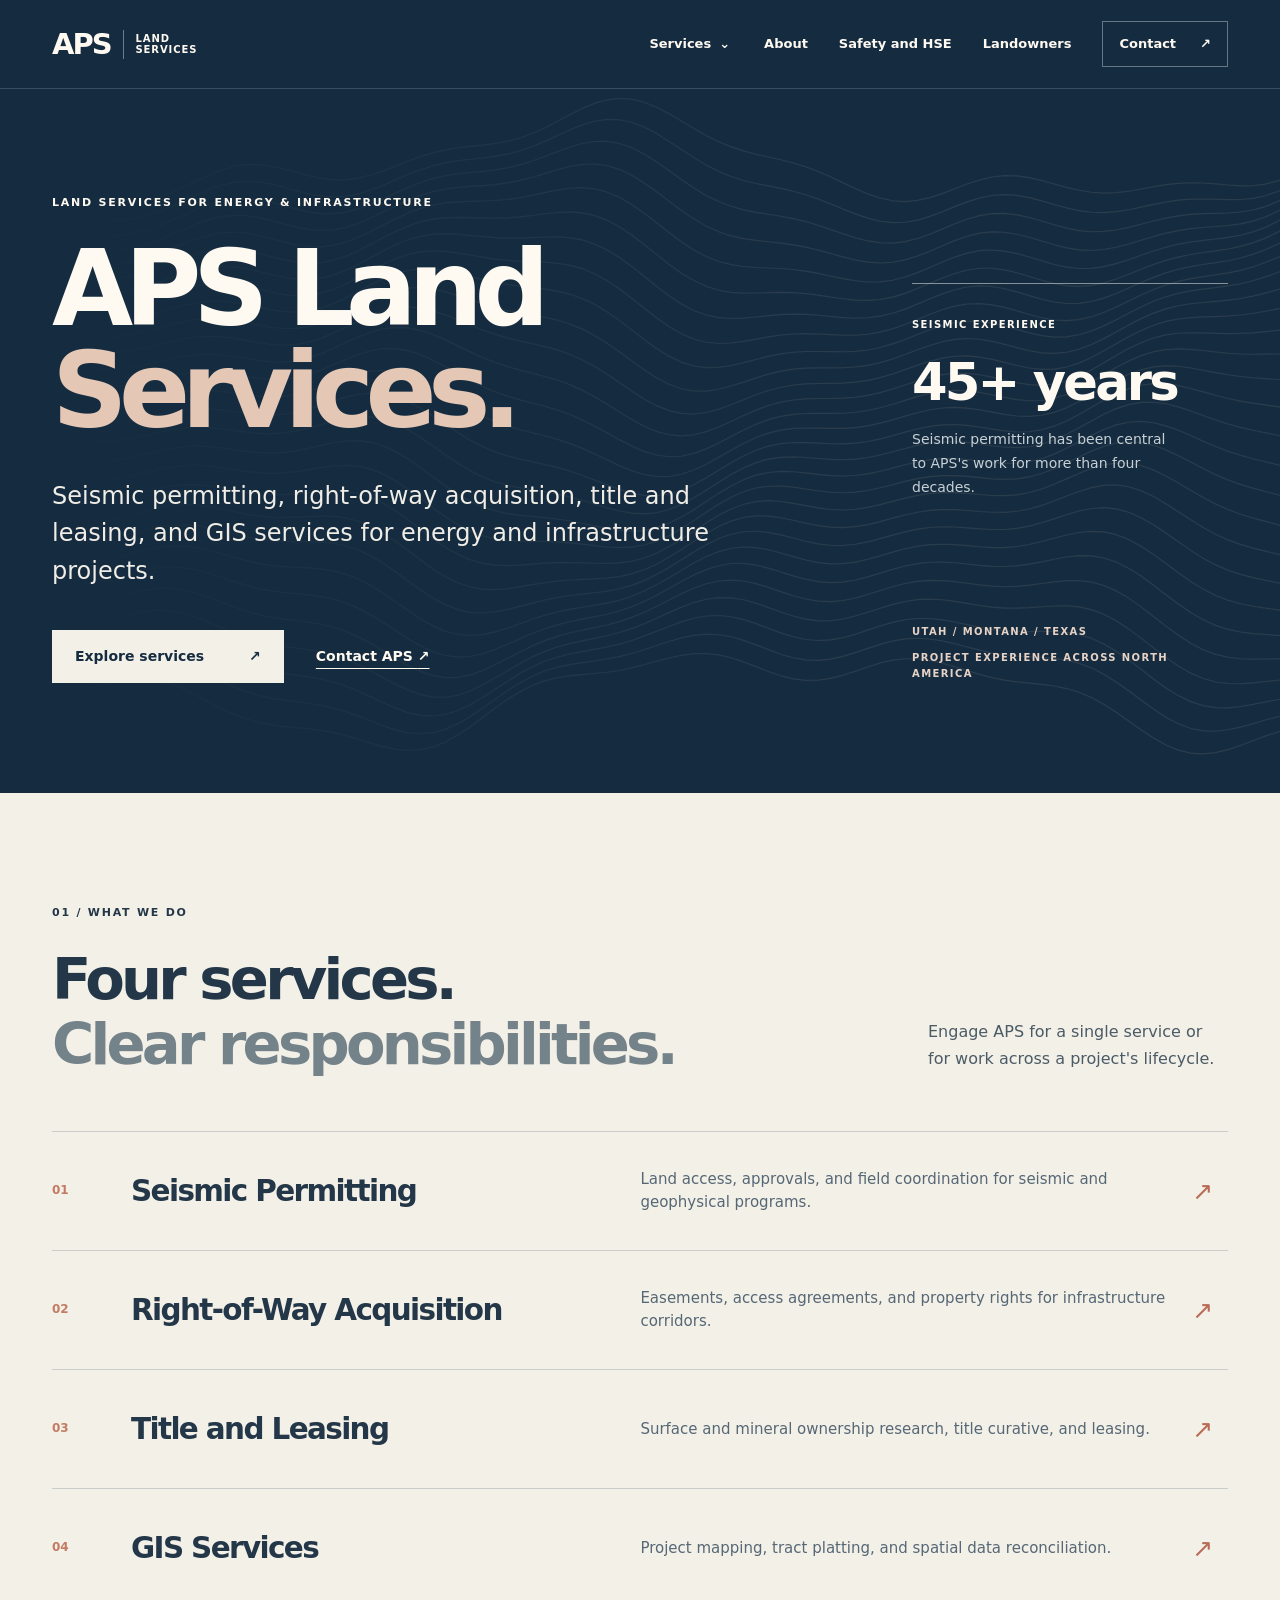
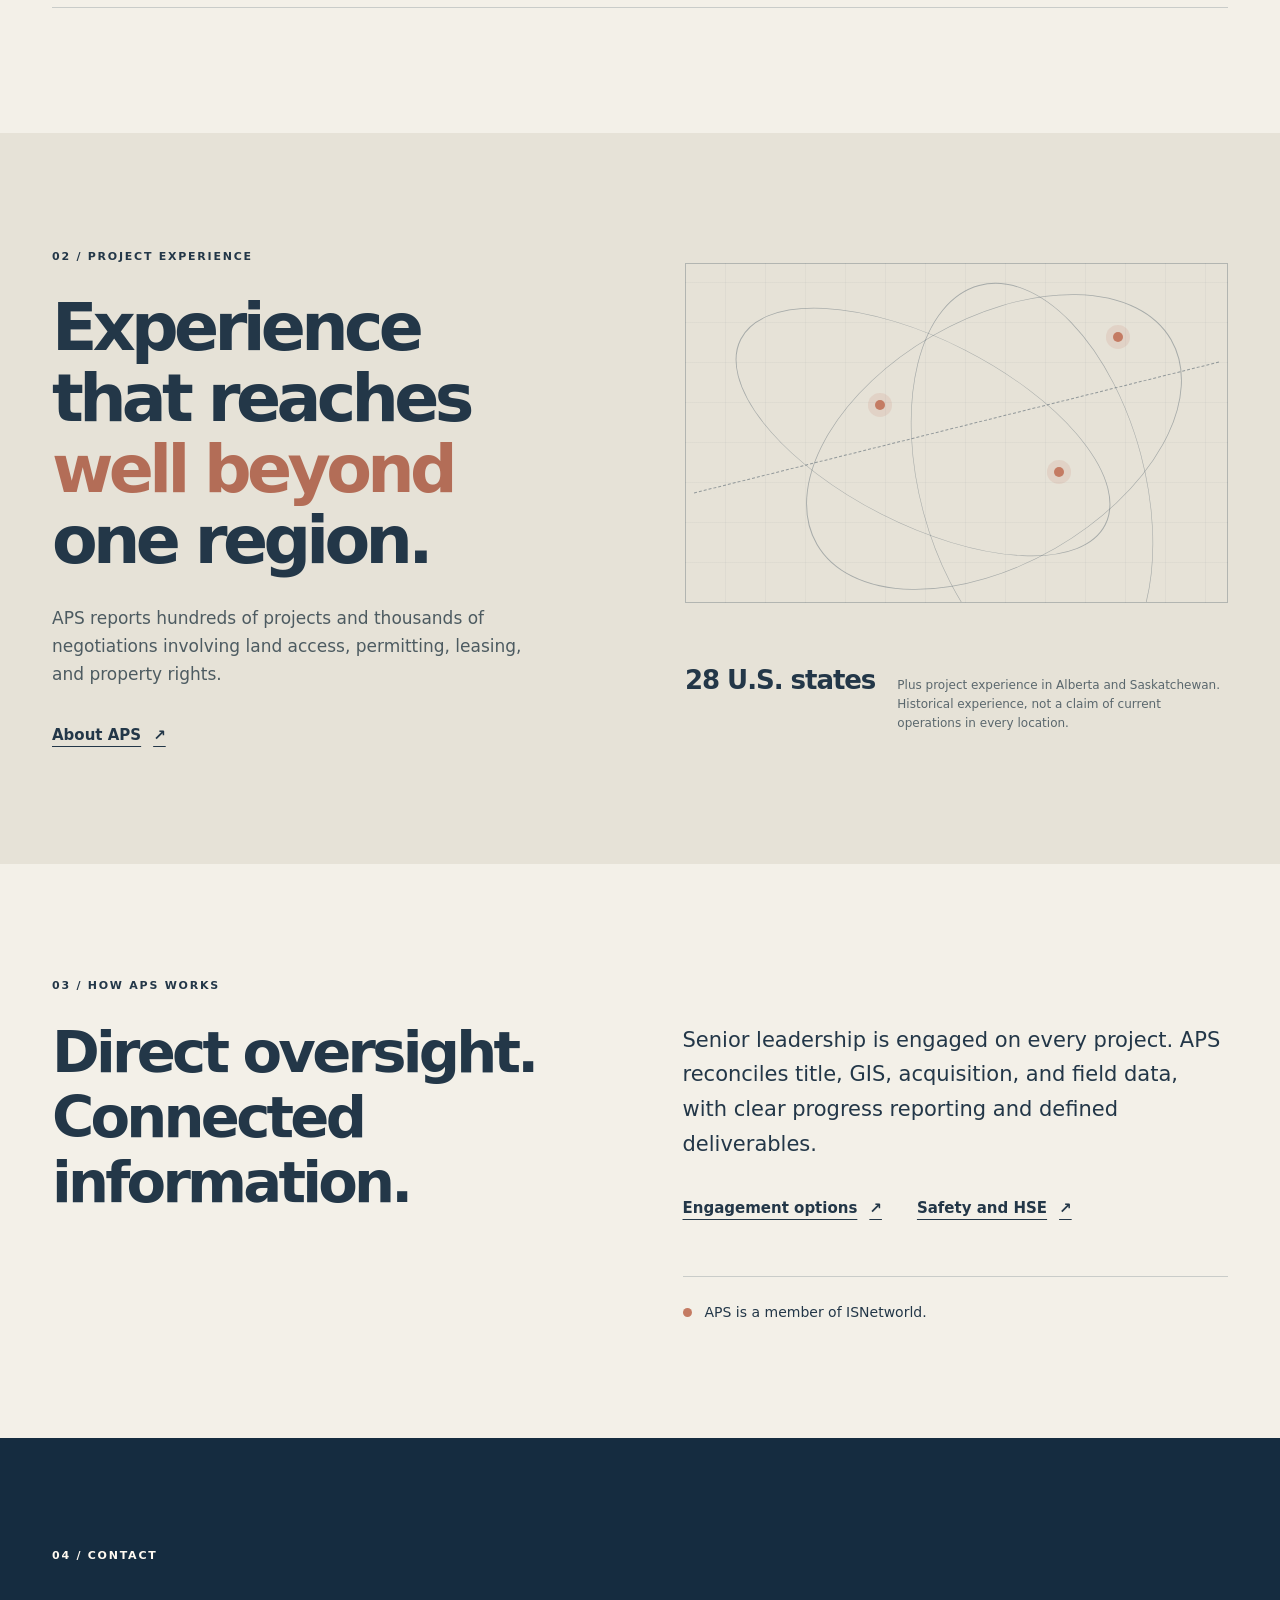
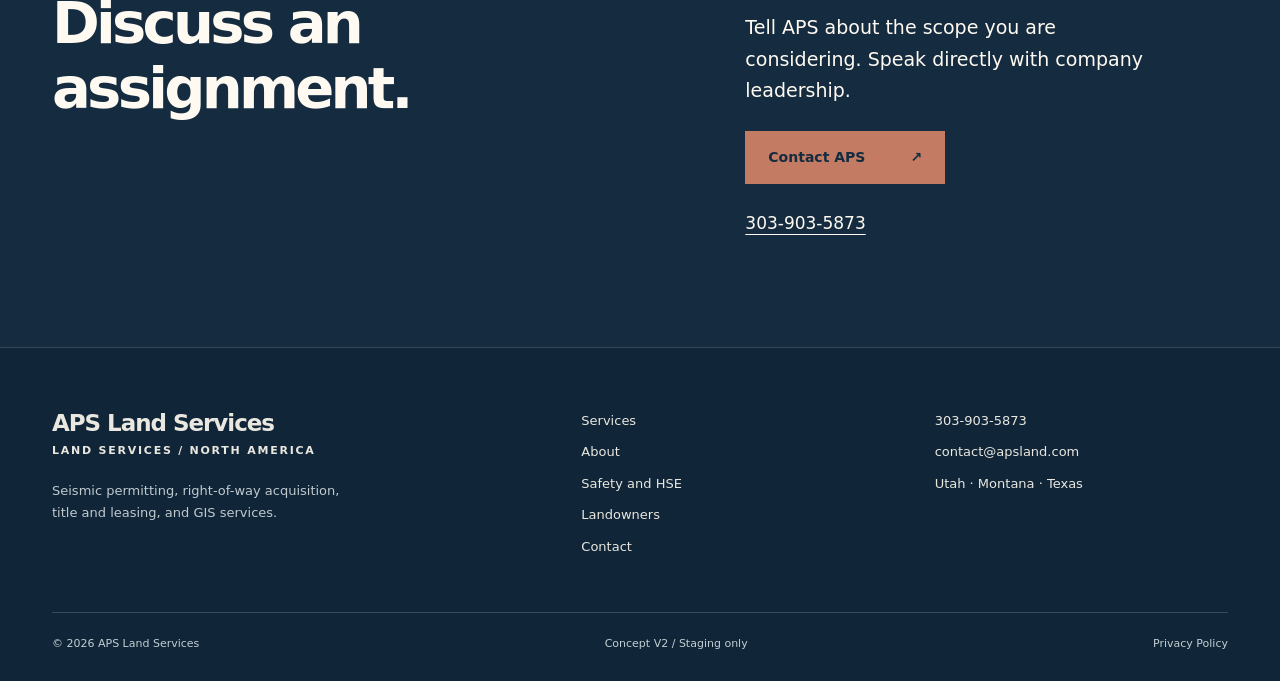
<file: index.html>
<!doctype html><html lang="en"><head><meta charset="utf-8"><meta name="viewport" content="width=device-width, initial-scale=1"><meta name="robots" content="noindex,nofollow"><meta name="theme-color" content="#152c40"><meta name="description" content="Seismic permitting, right-of-way acquisition, title and leasing, and GIS services for energy and infrastructure projects. 303-903-5873."><title>APS Land Services | Seismic, Right-of-Way, Title &amp; GIS</title><link rel="stylesheet" href="css/styles.css"><script src="js/main.js" defer></script></head><body><a class="skip-link" href="#main">Skip to content</a><header class="site-header"><div class="container header-inner"><a class="wordmark" href="" aria-label="APS Land Services home"><span class="wordmark-main">APS</span><span class="wordmark-divider"></span><span class="wordmark-sub">LAND<br>SERVICES</span></a><nav class="nav-desktop" aria-label="Primary"><div class="nav-service"><a href="services/">Services</a><button type="button" aria-label="Show service pages" aria-expanded="false" aria-controls="service-submenu">⌄</button></div><a href="about/">About</a><a href="safety/">Safety and HSE</a><a href="landowners/">Landowners</a><a class="nav-contact" href="contact/">Contact <span aria-hidden="true">↗</span></a></nav><button type="button" class="mobile-toggle" aria-controls="mobile-panel" aria-expanded="false">Menu</button></div><nav class="submenu" id="service-submenu" aria-label="Service pages" hidden><a href="services/seismic-permitting/">Seismic Permitting</a><a href="services/right-of-way-acquisition/">Right-of-Way Acquisition</a><a href="services/title-leasing/">Title and Leasing</a><a href="services/gis/">GIS Services</a></nav><nav class="mobile-panel" id="mobile-panel" aria-label="Mobile navigation" hidden><a href="services/">Services</a><div class="mobile-sub"><a href="services/seismic-permitting/">Seismic Permitting</a><a href="services/right-of-way-acquisition/">Right-of-Way Acquisition</a><a href="services/title-leasing/">Title and Leasing</a><a href="services/gis/">GIS Services</a></div><a href="about/">About</a><a href="safety/">Safety and HSE</a><a href="landowners/">Landowners</a><a href="contact/">Contact</a></nav></header><main id="main"><section class="home-hero"><div class="container hero-grid"><div class="hero-main"><p class="eyebrow">LAND SERVICES FOR ENERGY & INFRASTRUCTURE</p><h1>APS Land<br><span>Services.</span></h1><p class="hero-description">Seismic permitting, right-of-way acquisition, title and leasing, and GIS services for energy and infrastructure projects.</p><div class="hero-actions"><a href="services/" class="btn btn-cream">Explore services <span aria-hidden="true">↗</span></a><a href="contact/" class="plain-action">Contact APS <span aria-hidden="true">↗</span></a></div></div><div class="hero-aside"><div class="hero-fact"><span>SEISMIC EXPERIENCE</span><strong>45+ years</strong><p>Seismic permitting has been central to APS's work for more than four decades.</p></div><div class="hero-aside-bottom"><span>UTAH / MONTANA / TEXAS</span><span>PROJECT EXPERIENCE ACROSS NORTH AMERICA</span></div></div></div><div class="hero-contours" aria-hidden="true"></div></section>
<section class="home-services"><div class="container"><div class="section-top"><div><p class="eyebrow">01 / WHAT WE DO</p><h2>Four services.<br><span>Clear responsibilities.</span></h2></div><p>Engage APS for a single service or for work across a project's lifecycle.</p></div><div class="service-list"><a class="service-row" href="services/seismic-permitting/"><span class="service-num">01</span><span class="service-name">Seismic Permitting</span><span class="service-short">Land access, approvals, and field coordination for seismic and geophysical programs.</span><span class="service-arrow" aria-hidden="true">↗</span></a><a class="service-row" href="services/right-of-way-acquisition/"><span class="service-num">02</span><span class="service-name">Right-of-Way Acquisition</span><span class="service-short">Easements, access agreements, and property rights for infrastructure corridors.</span><span class="service-arrow" aria-hidden="true">↗</span></a><a class="service-row" href="services/title-leasing/"><span class="service-num">03</span><span class="service-name">Title and Leasing</span><span class="service-short">Surface and mineral ownership research, title curative, and leasing.</span><span class="service-arrow" aria-hidden="true">↗</span></a><a class="service-row" href="services/gis/"><span class="service-num">04</span><span class="service-name">GIS Services</span><span class="service-short">Project mapping, tract platting, and spatial data reconciliation.</span><span class="service-arrow" aria-hidden="true">↗</span></a></div></div></section>
<section class="experience"><div class="container experience-grid"><div><p class="eyebrow">02 / PROJECT EXPERIENCE</p><h2>Experience<br>that reaches<br><em>well beyond</em><br>one region.</h2><p>APS reports hundreds of projects and thousands of negotiations involving land access, permitting, leasing, and property rights.</p><a class="under-link" href="about/">About APS <span aria-hidden="true">↗</span></a></div><div class="experience-visual"><div class="region-graphic" aria-hidden="true"><span class="orbit orbit-one"></span><span class="orbit orbit-two"></span><span class="orbit orbit-three"></span><span class="region-point point-a"></span><span class="region-point point-b"></span><span class="region-point point-c"></span><span class="region-line"></span></div><div class="region-note"><strong>28 U.S. states</strong><span>Plus project experience in Alberta and Saskatchewan. Historical experience, not a claim of current operations in every location.</span></div></div></div></section>
<section class="working"><div class="container working-grid"><div><p class="eyebrow">03 / HOW APS WORKS</p><h2>Direct oversight.<br>Connected information.</h2></div><div class="working-copy"><p>Senior leadership is engaged on every project. APS reconciles title, GIS, acquisition, and field data, with clear progress reporting and defined deliverables.</p><div class="working-links"><a class="under-link" href="services/">Engagement options <span aria-hidden="true">↗</span></a><a class="under-link" href="safety/">Safety and HSE <span aria-hidden="true">↗</span></a></div><div class="safety-line"><span class="dot"></span><span>APS is a member of ISNetworld.</span></div></div></div></section>
<section class="home-end"><div class="container end-grid"><div><p class="eyebrow">04 / CONTACT</p><h2>Discuss an<br>assignment.</h2></div><div class="end-contact"><p>Tell APS about the scope you are considering. Speak directly with company leadership.</p><a class="btn btn-terracotta" href="contact/">Contact APS <span aria-hidden="true">↗</span></a><a href="tel:+13039035873" class="phone-link">303-903-5873</a></div></div></section></main><footer class="site-footer"><div class="container footer-grid"><div><a class="footer-brand" href="">APS Land Services<small>LAND SERVICES / NORTH AMERICA</small></a><p>Seismic permitting, right-of-way acquisition,<br>title and leasing, and GIS services.</p></div><div class="footer-links"><a href="services/">Services</a><a href="about/">About</a><a href="safety/">Safety and HSE</a><a href="landowners/">Landowners</a><a href="contact/">Contact</a></div><div class="footer-contact"><a href="tel:+13039035873">303-903-5873</a><a href="mailto:contact@apsland.com">contact@apsland.com</a><span>Utah · Montana · Texas</span></div></div><div class="container footer-bottom"><span>© 2026 APS Land Services</span><span>Concept V2 / Staging only</span><a href="privacy/">Privacy Policy</a></div></footer></body></html>
</file>
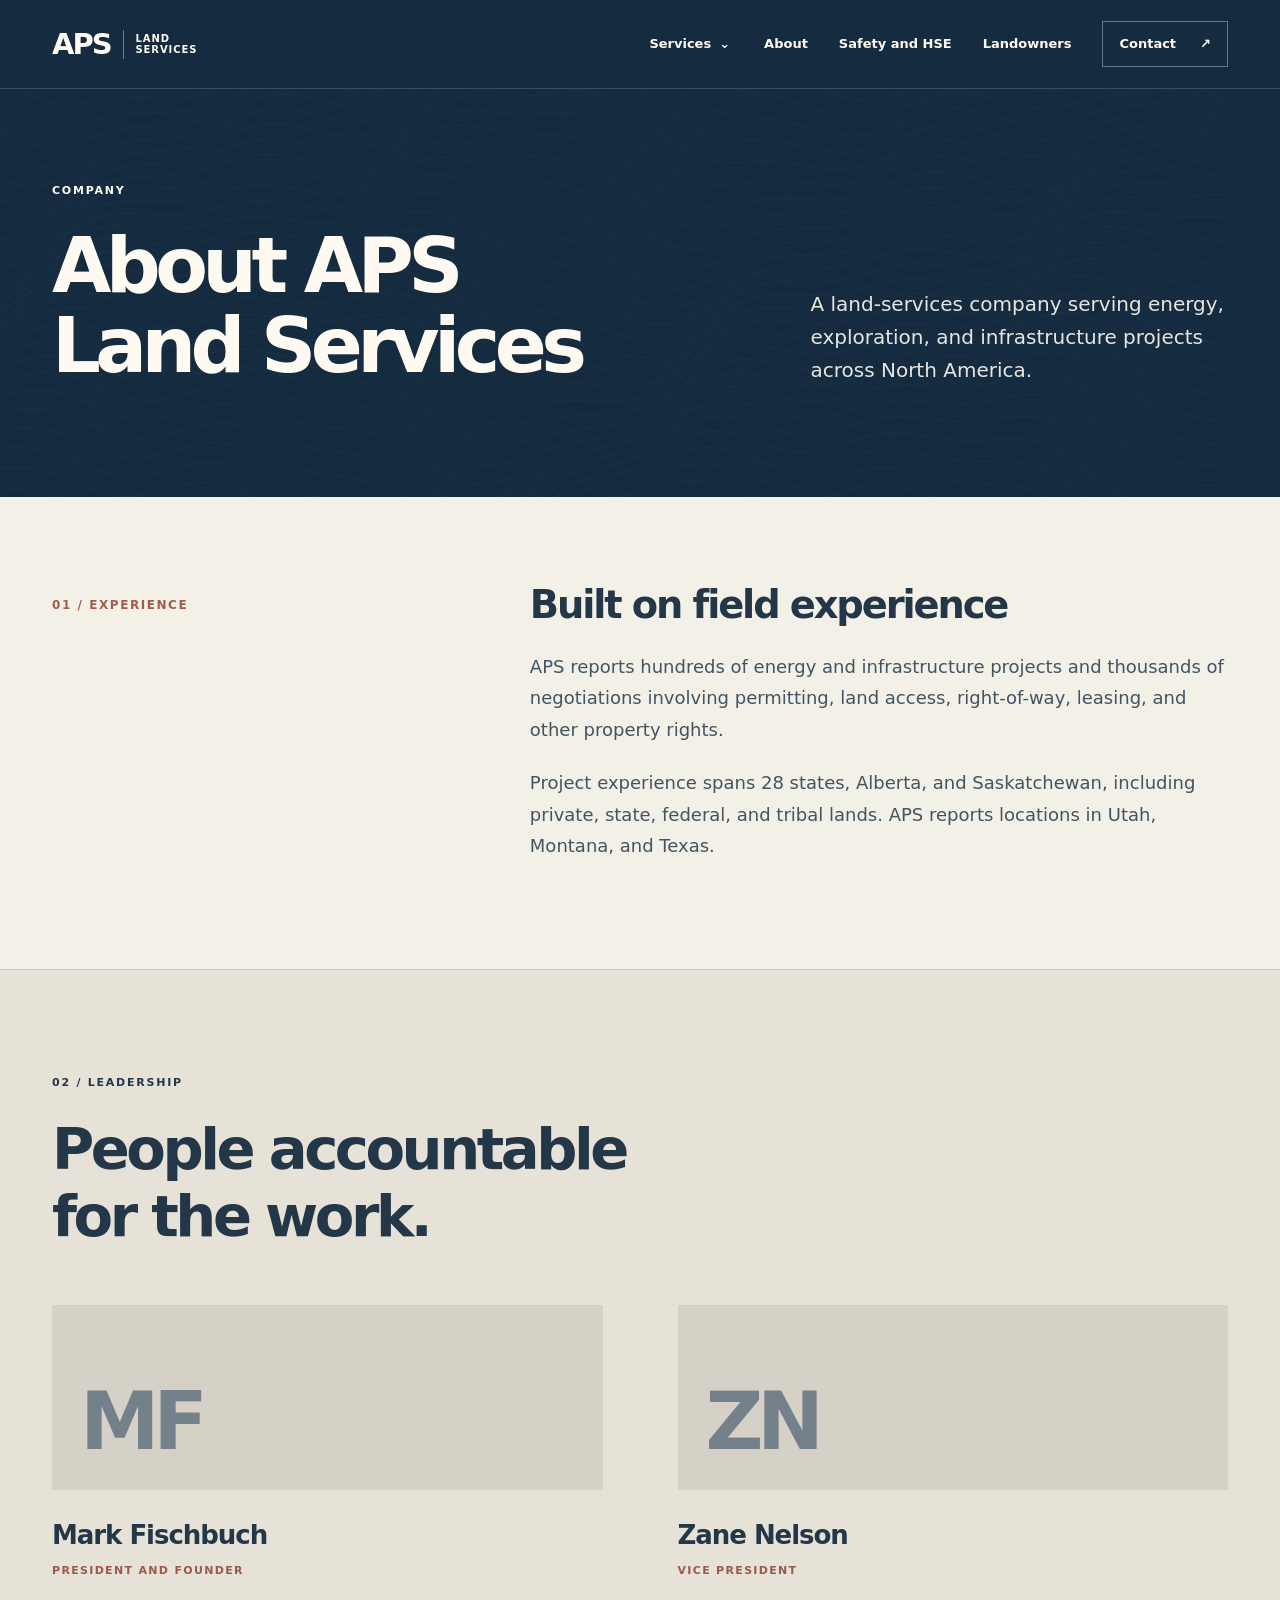
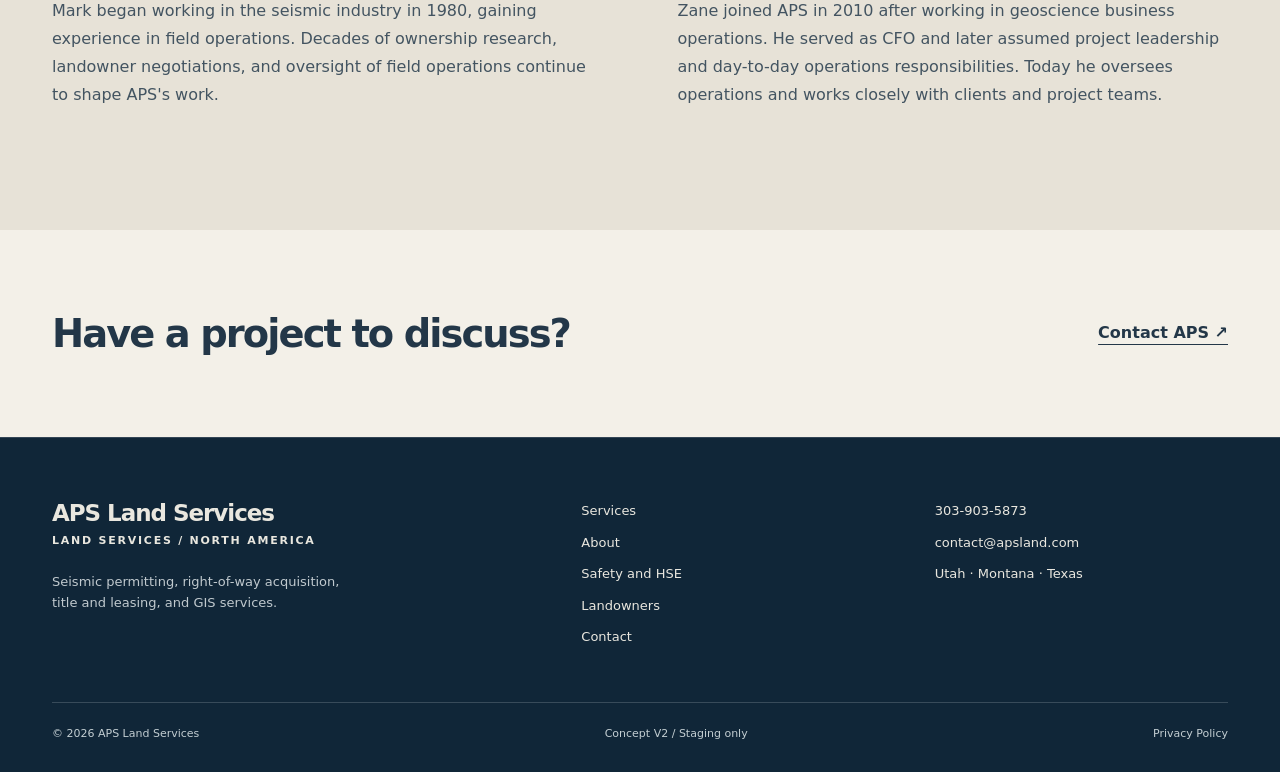
<file: about/index.html>
<!doctype html><html lang="en"><head><meta charset="utf-8"><meta name="viewport" content="width=device-width, initial-scale=1"><meta name="robots" content="noindex,nofollow"><meta name="theme-color" content="#152c40"><meta name="description" content="APS Land Services is a land services company serving energy and infrastructure projects, led by Mark Fischbuch and Zane Nelson."><title>About APS Land Services</title><link rel="stylesheet" href="../css/styles.css"><script src="../js/main.js" defer></script></head><body><a class="skip-link" href="#main">Skip to content</a><header class="site-header"><div class="container header-inner"><a class="wordmark" href="../" aria-label="APS Land Services home"><span class="wordmark-main">APS</span><span class="wordmark-divider"></span><span class="wordmark-sub">LAND<br>SERVICES</span></a><nav class="nav-desktop" aria-label="Primary"><div class="nav-service"><a href="../services/">Services</a><button type="button" aria-label="Show service pages" aria-expanded="false" aria-controls="service-submenu">⌄</button></div><a href="../about/">About</a><a href="../safety/">Safety and HSE</a><a href="../landowners/">Landowners</a><a class="nav-contact" href="../contact/">Contact <span aria-hidden="true">↗</span></a></nav><button type="button" class="mobile-toggle" aria-controls="mobile-panel" aria-expanded="false">Menu</button></div><nav class="submenu" id="service-submenu" aria-label="Service pages" hidden><a href="../services/seismic-permitting/">Seismic Permitting</a><a href="../services/right-of-way-acquisition/">Right-of-Way Acquisition</a><a href="../services/title-leasing/">Title and Leasing</a><a href="../services/gis/">GIS Services</a></nav><nav class="mobile-panel" id="mobile-panel" aria-label="Mobile navigation" hidden><a href="../services/">Services</a><div class="mobile-sub"><a href="../services/seismic-permitting/">Seismic Permitting</a><a href="../services/right-of-way-acquisition/">Right-of-Way Acquisition</a><a href="../services/title-leasing/">Title and Leasing</a><a href="../services/gis/">GIS Services</a></div><a href="../about/">About</a><a href="../safety/">Safety and HSE</a><a href="../landowners/">Landowners</a><a href="../contact/">Contact</a></nav></header><main id="main"><section class="inner-hero"><div class="container inner-hero-grid"><div><p class="eyebrow">COMPANY</p><h1>About APS<br>Land Services</h1></div><div class="inner-hero-side"><p>A land-services company serving energy, exploration, and infrastructure projects across North America.</p></div></div></section><section class="detail-row "><div class="container detail-grid"><div class="detail-label"><span>01 / EXPERIENCE</span></div><div class="detail-body"><h2>Built on field experience</h2><p>APS reports hundreds of energy and infrastructure projects and thousands of negotiations involving permitting, land access, right-of-way, leasing, and other property rights.</p><p>Project experience spans 28 states, Alberta, and Saskatchewan, including private, state, federal, and tribal lands. APS reports locations in Utah, Montana, and Texas.</p></div></div></section><section class="leadership"><div class="container"><p class="eyebrow">02 / LEADERSHIP</p><h2>People accountable<br>for the work.</h2><div class="leaders"><article><div class="leader-initial" aria-hidden="true">MF</div><h3>Mark Fischbuch</h3><p class="leader-role">PRESIDENT AND FOUNDER</p><p>Mark began working in the seismic industry in 1980, gaining experience in field operations. Decades of ownership research, landowner negotiations, and oversight of field operations continue to shape APS's work.</p></article><article><div class="leader-initial" aria-hidden="true">ZN</div><h3>Zane Nelson</h3><p class="leader-role">VICE PRESIDENT</p><p>Zane joined APS in 2010 after working in geoscience business operations. He served as CFO and later assumed project leadership and day-to-day operations responsibilities. Today he oversees operations and works closely with clients and project teams.</p></article></div></div></section><section class="end-cap"><div class="container"><h2>Have a project to discuss?</h2><a href="../contact/">Contact APS ↗</a></div></section></main><footer class="site-footer"><div class="container footer-grid"><div><a class="footer-brand" href="../">APS Land Services<small>LAND SERVICES / NORTH AMERICA</small></a><p>Seismic permitting, right-of-way acquisition,<br>title and leasing, and GIS services.</p></div><div class="footer-links"><a href="../services/">Services</a><a href="../about/">About</a><a href="../safety/">Safety and HSE</a><a href="../landowners/">Landowners</a><a href="../contact/">Contact</a></div><div class="footer-contact"><a href="tel:+13039035873">303-903-5873</a><a href="mailto:contact@apsland.com">contact@apsland.com</a><span>Utah · Montana · Texas</span></div></div><div class="container footer-bottom"><span>© 2026 APS Land Services</span><span>Concept V2 / Staging only</span><a href="../privacy/">Privacy Policy</a></div></footer></body></html>
</file>
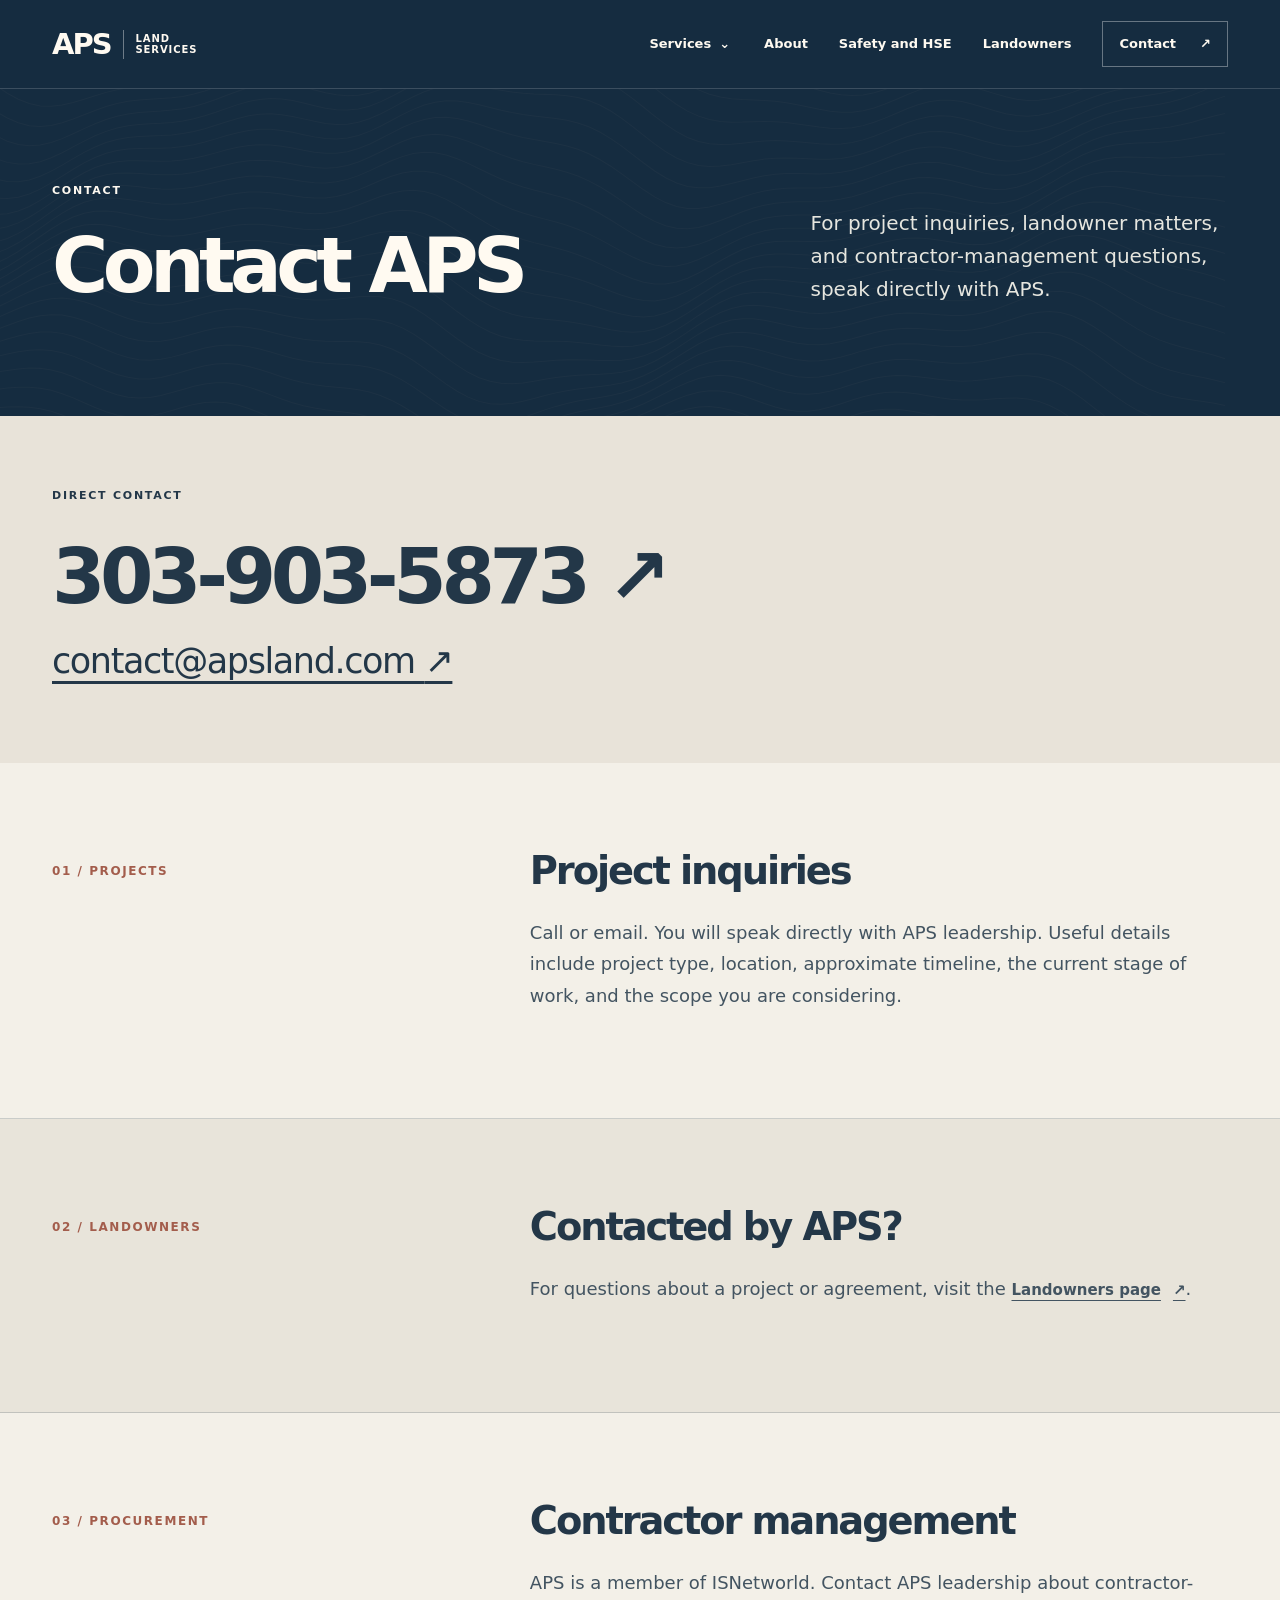
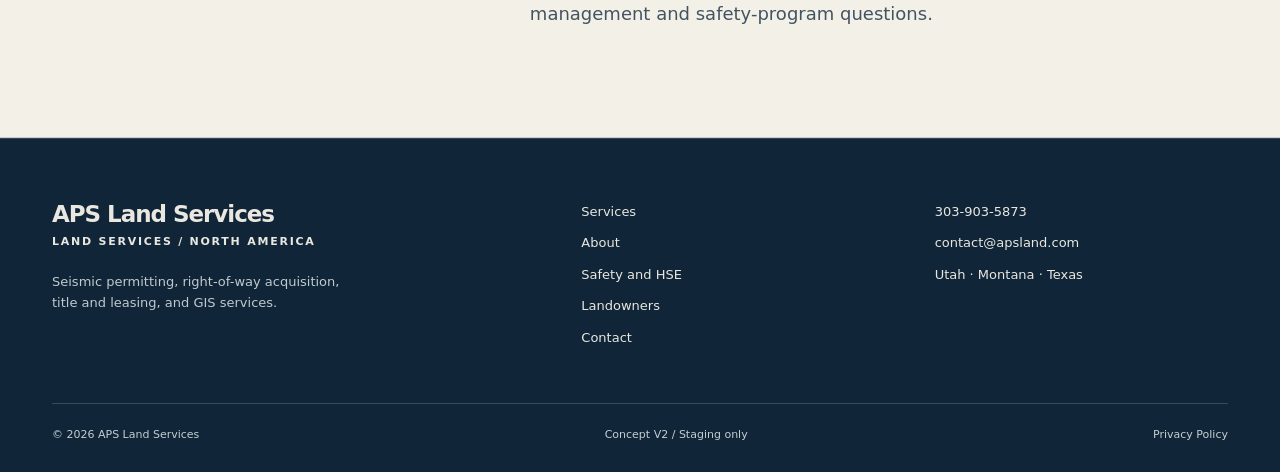
<file: contact/index.html>
<!doctype html><html lang="en"><head><meta charset="utf-8"><meta name="viewport" content="width=device-width, initial-scale=1"><meta name="robots" content="noindex,nofollow"><meta name="theme-color" content="#152c40"><meta name="description" content="Contact APS Land Services about a project or a landowner matter. 303-903-5873, contact@apsland.com."><title>Contact | APS Land Services</title><link rel="stylesheet" href="../css/styles.css"><script src="../js/main.js" defer></script></head><body><a class="skip-link" href="#main">Skip to content</a><header class="site-header"><div class="container header-inner"><a class="wordmark" href="../" aria-label="APS Land Services home"><span class="wordmark-main">APS</span><span class="wordmark-divider"></span><span class="wordmark-sub">LAND<br>SERVICES</span></a><nav class="nav-desktop" aria-label="Primary"><div class="nav-service"><a href="../services/">Services</a><button type="button" aria-label="Show service pages" aria-expanded="false" aria-controls="service-submenu">⌄</button></div><a href="../about/">About</a><a href="../safety/">Safety and HSE</a><a href="../landowners/">Landowners</a><a class="nav-contact" href="../contact/">Contact <span aria-hidden="true">↗</span></a></nav><button type="button" class="mobile-toggle" aria-controls="mobile-panel" aria-expanded="false">Menu</button></div><nav class="submenu" id="service-submenu" aria-label="Service pages" hidden><a href="../services/seismic-permitting/">Seismic Permitting</a><a href="../services/right-of-way-acquisition/">Right-of-Way Acquisition</a><a href="../services/title-leasing/">Title and Leasing</a><a href="../services/gis/">GIS Services</a></nav><nav class="mobile-panel" id="mobile-panel" aria-label="Mobile navigation" hidden><a href="../services/">Services</a><div class="mobile-sub"><a href="../services/seismic-permitting/">Seismic Permitting</a><a href="../services/right-of-way-acquisition/">Right-of-Way Acquisition</a><a href="../services/title-leasing/">Title and Leasing</a><a href="../services/gis/">GIS Services</a></div><a href="../about/">About</a><a href="../safety/">Safety and HSE</a><a href="../landowners/">Landowners</a><a href="../contact/">Contact</a></nav></header><main id="main"><section class="inner-hero"><div class="container inner-hero-grid"><div><p class="eyebrow">CONTACT</p><h1>Contact APS</h1></div><div class="inner-hero-side"><p>For project inquiries, landowner matters, and contractor-management questions, speak directly with APS.</p></div></div></section><section class="contact-primary"><div class="container"><p class="eyebrow">DIRECT CONTACT</p><a href="tel:+13039035873" class="contact-big">303-903-5873 <span aria-hidden="true">↗</span></a><a href="mailto:contact@apsland.com" class="contact-mail">contact@apsland.com <span aria-hidden="true">↗</span></a></div></section><section class="detail-row "><div class="container detail-grid"><div class="detail-label"><span>01 / PROJECTS</span></div><div class="detail-body"><h2>Project inquiries</h2><p>Call or email. You will speak directly with APS leadership. Useful details include project type, location, approximate timeline, the current stage of work, and the scope you are considering.</p></div></div></section><section class="detail-row detail-alt"><div class="container detail-grid"><div class="detail-label"><span>02 / LANDOWNERS</span></div><div class="detail-body"><h2>Contacted by APS?</h2><p>For questions about a project or agreement, visit the <a class="under-link" href="../landowners/">Landowners page <span aria-hidden="true">↗</span></a>.</p></div></div></section><section class="detail-row "><div class="container detail-grid"><div class="detail-label"><span>03 / PROCUREMENT</span></div><div class="detail-body"><h2>Contractor management</h2><p>APS is a member of ISNetworld. Contact APS leadership about contractor-management and safety-program questions.</p></div></div></section></main><footer class="site-footer"><div class="container footer-grid"><div><a class="footer-brand" href="../">APS Land Services<small>LAND SERVICES / NORTH AMERICA</small></a><p>Seismic permitting, right-of-way acquisition,<br>title and leasing, and GIS services.</p></div><div class="footer-links"><a href="../services/">Services</a><a href="../about/">About</a><a href="../safety/">Safety and HSE</a><a href="../landowners/">Landowners</a><a href="../contact/">Contact</a></div><div class="footer-contact"><a href="tel:+13039035873">303-903-5873</a><a href="mailto:contact@apsland.com">contact@apsland.com</a><span>Utah · Montana · Texas</span></div></div><div class="container footer-bottom"><span>© 2026 APS Land Services</span><span>Concept V2 / Staging only</span><a href="../privacy/">Privacy Policy</a></div></footer></body></html>
</file>
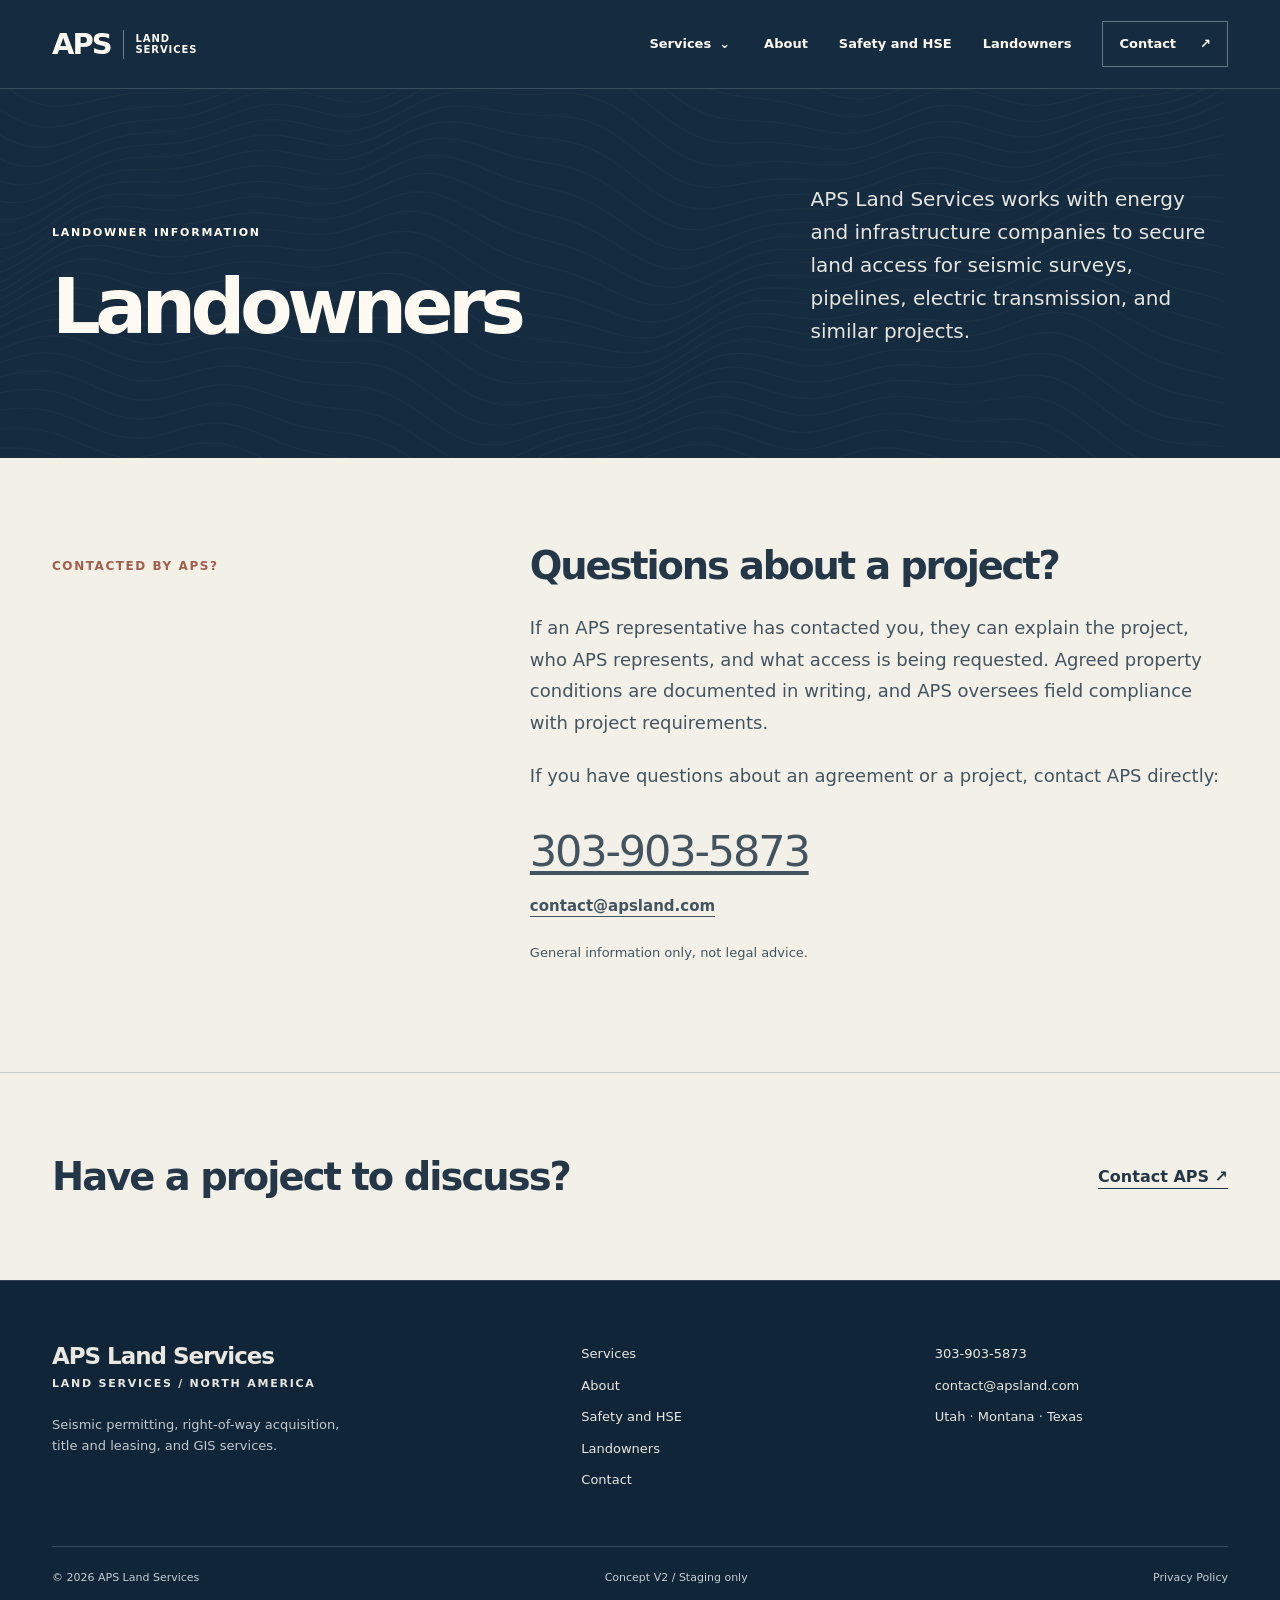
<file: landowners/index.html>
<!doctype html><html lang="en"><head><meta charset="utf-8"><meta name="viewport" content="width=device-width, initial-scale=1"><meta name="robots" content="noindex,nofollow"><meta name="theme-color" content="#152c40"><meta name="description" content="Contacted by APS? Here is who we are, what to expect, and how to reach APS directly."><title>Landowners | APS Land Services</title><link rel="stylesheet" href="../css/styles.css"><script src="../js/main.js" defer></script></head><body><a class="skip-link" href="#main">Skip to content</a><header class="site-header"><div class="container header-inner"><a class="wordmark" href="../" aria-label="APS Land Services home"><span class="wordmark-main">APS</span><span class="wordmark-divider"></span><span class="wordmark-sub">LAND<br>SERVICES</span></a><nav class="nav-desktop" aria-label="Primary"><div class="nav-service"><a href="../services/">Services</a><button type="button" aria-label="Show service pages" aria-expanded="false" aria-controls="service-submenu">⌄</button></div><a href="../about/">About</a><a href="../safety/">Safety and HSE</a><a href="../landowners/">Landowners</a><a class="nav-contact" href="../contact/">Contact <span aria-hidden="true">↗</span></a></nav><button type="button" class="mobile-toggle" aria-controls="mobile-panel" aria-expanded="false">Menu</button></div><nav class="submenu" id="service-submenu" aria-label="Service pages" hidden><a href="../services/seismic-permitting/">Seismic Permitting</a><a href="../services/right-of-way-acquisition/">Right-of-Way Acquisition</a><a href="../services/title-leasing/">Title and Leasing</a><a href="../services/gis/">GIS Services</a></nav><nav class="mobile-panel" id="mobile-panel" aria-label="Mobile navigation" hidden><a href="../services/">Services</a><div class="mobile-sub"><a href="../services/seismic-permitting/">Seismic Permitting</a><a href="../services/right-of-way-acquisition/">Right-of-Way Acquisition</a><a href="../services/title-leasing/">Title and Leasing</a><a href="../services/gis/">GIS Services</a></div><a href="../about/">About</a><a href="../safety/">Safety and HSE</a><a href="../landowners/">Landowners</a><a href="../contact/">Contact</a></nav></header><main id="main"><section class="inner-hero"><div class="container inner-hero-grid"><div><p class="eyebrow">LANDOWNER INFORMATION</p><h1>Landowners</h1></div><div class="inner-hero-side"><p>APS Land Services works with energy and infrastructure companies to secure land access for seismic surveys, pipelines, electric transmission, and similar projects.</p></div></div></section><section class="detail-row "><div class="container detail-grid"><div class="detail-label"><span>CONTACTED BY APS?</span></div><div class="detail-body"><h2>Questions about a project?</h2><p>If an APS representative has contacted you, they can explain the project, who APS represents, and what access is being requested. Agreed property conditions are documented in writing, and APS oversees field compliance with project requirements.</p><p>If you have questions about an agreement or a project, contact APS directly:</p><p><a class="large-contact-link" href="tel:+13039035873">303-903-5873</a><br><a class="under-link" href="mailto:contact@apsland.com">contact@apsland.com</a></p><p class="legal-note">General information only, not legal advice.</p></div></div></section><section class="end-cap"><div class="container"><h2>Have a project to discuss?</h2><a href="../contact/">Contact APS ↗</a></div></section></main><footer class="site-footer"><div class="container footer-grid"><div><a class="footer-brand" href="../">APS Land Services<small>LAND SERVICES / NORTH AMERICA</small></a><p>Seismic permitting, right-of-way acquisition,<br>title and leasing, and GIS services.</p></div><div class="footer-links"><a href="../services/">Services</a><a href="../about/">About</a><a href="../safety/">Safety and HSE</a><a href="../landowners/">Landowners</a><a href="../contact/">Contact</a></div><div class="footer-contact"><a href="tel:+13039035873">303-903-5873</a><a href="mailto:contact@apsland.com">contact@apsland.com</a><span>Utah · Montana · Texas</span></div></div><div class="container footer-bottom"><span>© 2026 APS Land Services</span><span>Concept V2 / Staging only</span><a href="../privacy/">Privacy Policy</a></div></footer></body></html>
</file>
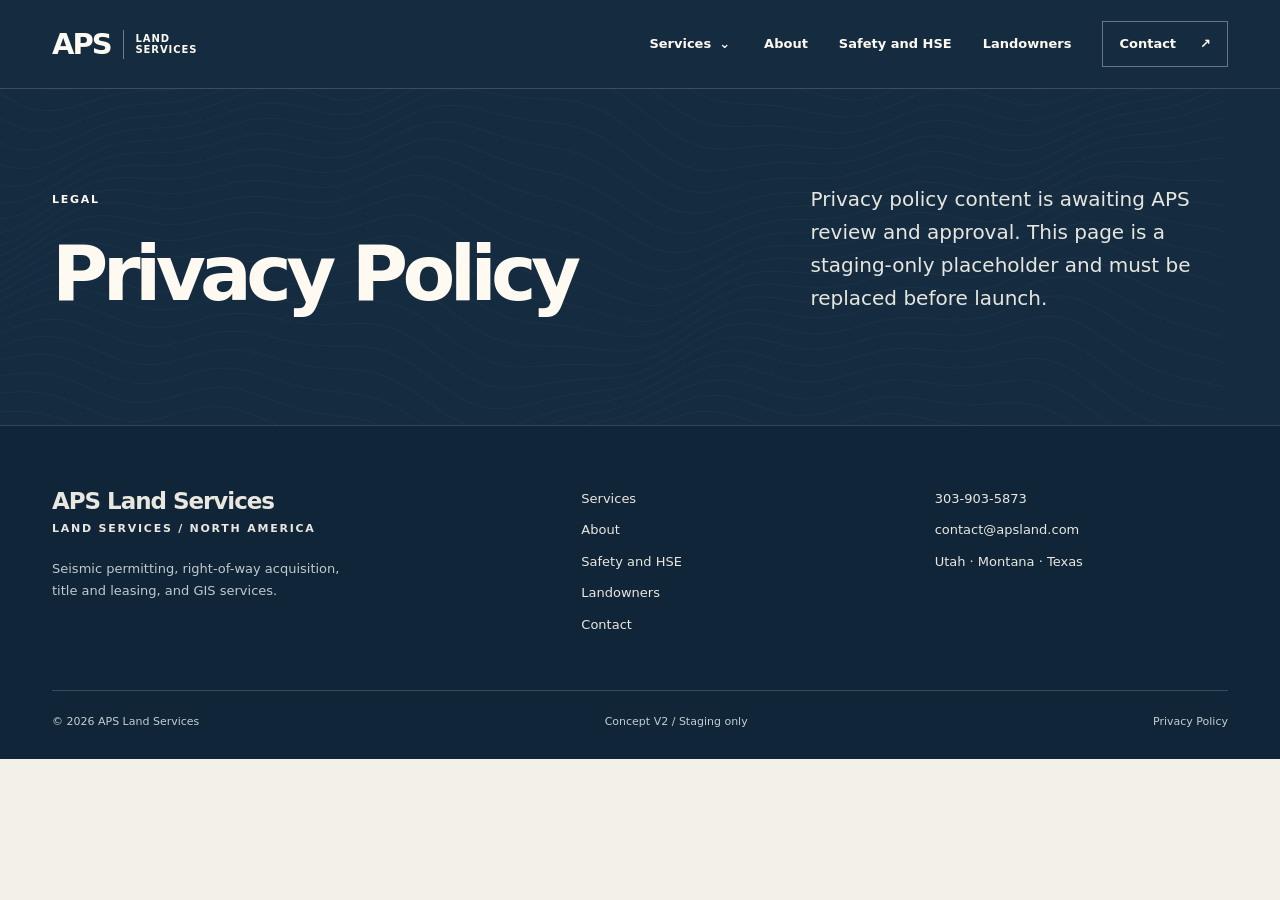
<file: privacy/index.html>
<!doctype html><html lang="en"><head><meta charset="utf-8"><meta name="viewport" content="width=device-width, initial-scale=1"><meta name="robots" content="noindex,nofollow"><meta name="theme-color" content="#152c40"><meta name="description" content="APS Land Services. Seismic permitting, right-of-way acquisition, title and leasing, and GIS services."><title>Privacy Policy | APS Land Services</title><link rel="stylesheet" href="../css/styles.css"><script src="../js/main.js" defer></script></head><body><a class="skip-link" href="#main">Skip to content</a><header class="site-header"><div class="container header-inner"><a class="wordmark" href="../" aria-label="APS Land Services home"><span class="wordmark-main">APS</span><span class="wordmark-divider"></span><span class="wordmark-sub">LAND<br>SERVICES</span></a><nav class="nav-desktop" aria-label="Primary"><div class="nav-service"><a href="../services/">Services</a><button type="button" aria-label="Show service pages" aria-expanded="false" aria-controls="service-submenu">⌄</button></div><a href="../about/">About</a><a href="../safety/">Safety and HSE</a><a href="../landowners/">Landowners</a><a class="nav-contact" href="../contact/">Contact <span aria-hidden="true">↗</span></a></nav><button type="button" class="mobile-toggle" aria-controls="mobile-panel" aria-expanded="false">Menu</button></div><nav class="submenu" id="service-submenu" aria-label="Service pages" hidden><a href="../services/seismic-permitting/">Seismic Permitting</a><a href="../services/right-of-way-acquisition/">Right-of-Way Acquisition</a><a href="../services/title-leasing/">Title and Leasing</a><a href="../services/gis/">GIS Services</a></nav><nav class="mobile-panel" id="mobile-panel" aria-label="Mobile navigation" hidden><a href="../services/">Services</a><div class="mobile-sub"><a href="../services/seismic-permitting/">Seismic Permitting</a><a href="../services/right-of-way-acquisition/">Right-of-Way Acquisition</a><a href="../services/title-leasing/">Title and Leasing</a><a href="../services/gis/">GIS Services</a></div><a href="../about/">About</a><a href="../safety/">Safety and HSE</a><a href="../landowners/">Landowners</a><a href="../contact/">Contact</a></nav></header><main id="main"><section class="inner-hero"><div class="container inner-hero-grid"><div><p class="eyebrow">LEGAL</p><h1>Privacy Policy</h1></div><div class="inner-hero-side"><p>Privacy policy content is awaiting APS review and approval. This page is a staging-only placeholder and must be replaced before launch.</p></div></div></section></main><footer class="site-footer"><div class="container footer-grid"><div><a class="footer-brand" href="../">APS Land Services<small>LAND SERVICES / NORTH AMERICA</small></a><p>Seismic permitting, right-of-way acquisition,<br>title and leasing, and GIS services.</p></div><div class="footer-links"><a href="../services/">Services</a><a href="../about/">About</a><a href="../safety/">Safety and HSE</a><a href="../landowners/">Landowners</a><a href="../contact/">Contact</a></div><div class="footer-contact"><a href="tel:+13039035873">303-903-5873</a><a href="mailto:contact@apsland.com">contact@apsland.com</a><span>Utah · Montana · Texas</span></div></div><div class="container footer-bottom"><span>© 2026 APS Land Services</span><span>Concept V2 / Staging only</span><a href="../privacy/">Privacy Policy</a></div></footer></body></html>
</file>
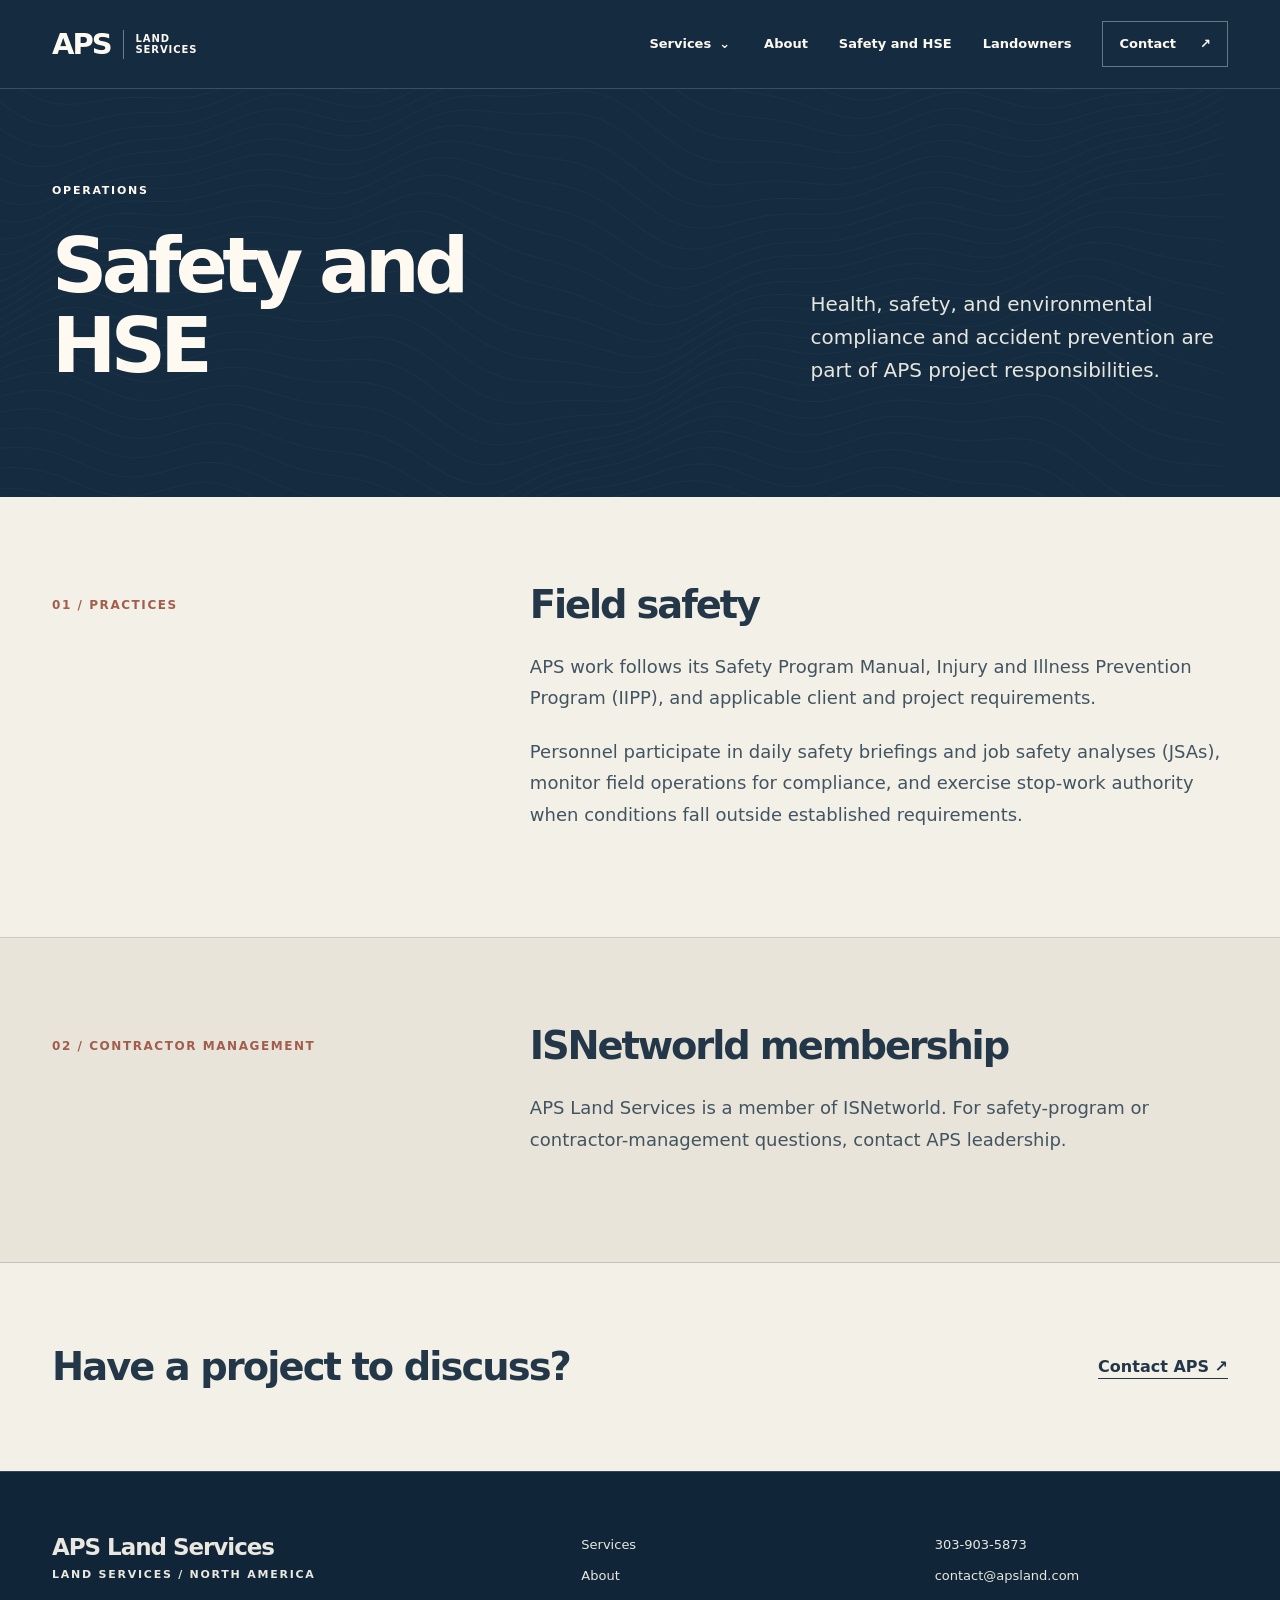
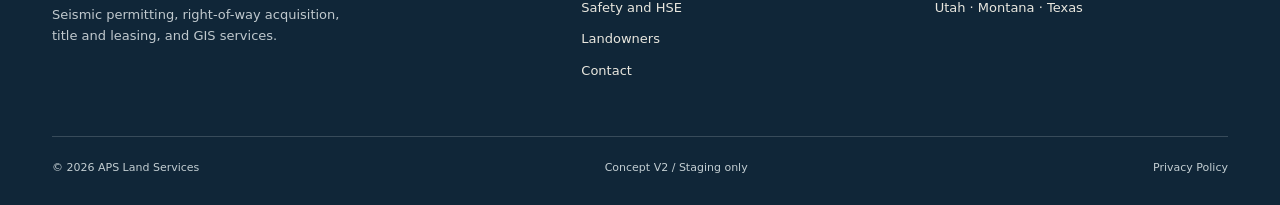
<file: safety/index.html>
<!doctype html><html lang="en"><head><meta charset="utf-8"><meta name="viewport" content="width=device-width, initial-scale=1"><meta name="robots" content="noindex,nofollow"><meta name="theme-color" content="#152c40"><meta name="description" content="HSE compliance and accident prevention: safety program manual, IIPP, daily safety briefings, JSAs, and stop-work authority. ISNetworld member."><title>Safety and HSE | APS Land Services</title><link rel="stylesheet" href="../css/styles.css"><script src="../js/main.js" defer></script></head><body><a class="skip-link" href="#main">Skip to content</a><header class="site-header"><div class="container header-inner"><a class="wordmark" href="../" aria-label="APS Land Services home"><span class="wordmark-main">APS</span><span class="wordmark-divider"></span><span class="wordmark-sub">LAND<br>SERVICES</span></a><nav class="nav-desktop" aria-label="Primary"><div class="nav-service"><a href="../services/">Services</a><button type="button" aria-label="Show service pages" aria-expanded="false" aria-controls="service-submenu">⌄</button></div><a href="../about/">About</a><a href="../safety/">Safety and HSE</a><a href="../landowners/">Landowners</a><a class="nav-contact" href="../contact/">Contact <span aria-hidden="true">↗</span></a></nav><button type="button" class="mobile-toggle" aria-controls="mobile-panel" aria-expanded="false">Menu</button></div><nav class="submenu" id="service-submenu" aria-label="Service pages" hidden><a href="../services/seismic-permitting/">Seismic Permitting</a><a href="../services/right-of-way-acquisition/">Right-of-Way Acquisition</a><a href="../services/title-leasing/">Title and Leasing</a><a href="../services/gis/">GIS Services</a></nav><nav class="mobile-panel" id="mobile-panel" aria-label="Mobile navigation" hidden><a href="../services/">Services</a><div class="mobile-sub"><a href="../services/seismic-permitting/">Seismic Permitting</a><a href="../services/right-of-way-acquisition/">Right-of-Way Acquisition</a><a href="../services/title-leasing/">Title and Leasing</a><a href="../services/gis/">GIS Services</a></div><a href="../about/">About</a><a href="../safety/">Safety and HSE</a><a href="../landowners/">Landowners</a><a href="../contact/">Contact</a></nav></header><main id="main"><section class="inner-hero"><div class="container inner-hero-grid"><div><p class="eyebrow">OPERATIONS</p><h1>Safety and<br>HSE</h1></div><div class="inner-hero-side"><p>Health, safety, and environmental compliance and accident prevention are part of APS project responsibilities.</p></div></div></section><section class="detail-row "><div class="container detail-grid"><div class="detail-label"><span>01 / PRACTICES</span></div><div class="detail-body"><h2>Field safety</h2><p>APS work follows its Safety Program Manual, Injury and Illness Prevention Program (IIPP), and applicable client and project requirements.</p><p>Personnel participate in daily safety briefings and job safety analyses (JSAs), monitor field operations for compliance, and exercise stop-work authority when conditions fall outside established requirements.</p></div></div></section><section class="detail-row detail-alt"><div class="container detail-grid"><div class="detail-label"><span>02 / CONTRACTOR MANAGEMENT</span></div><div class="detail-body"><h2>ISNetworld membership</h2><p>APS Land Services is a member of ISNetworld. For safety-program or contractor-management questions, contact APS leadership.</p></div></div></section><section class="end-cap"><div class="container"><h2>Have a project to discuss?</h2><a href="../contact/">Contact APS ↗</a></div></section></main><footer class="site-footer"><div class="container footer-grid"><div><a class="footer-brand" href="../">APS Land Services<small>LAND SERVICES / NORTH AMERICA</small></a><p>Seismic permitting, right-of-way acquisition,<br>title and leasing, and GIS services.</p></div><div class="footer-links"><a href="../services/">Services</a><a href="../about/">About</a><a href="../safety/">Safety and HSE</a><a href="../landowners/">Landowners</a><a href="../contact/">Contact</a></div><div class="footer-contact"><a href="tel:+13039035873">303-903-5873</a><a href="mailto:contact@apsland.com">contact@apsland.com</a><span>Utah · Montana · Texas</span></div></div><div class="container footer-bottom"><span>© 2026 APS Land Services</span><span>Concept V2 / Staging only</span><a href="../privacy/">Privacy Policy</a></div></footer></body></html>
</file>
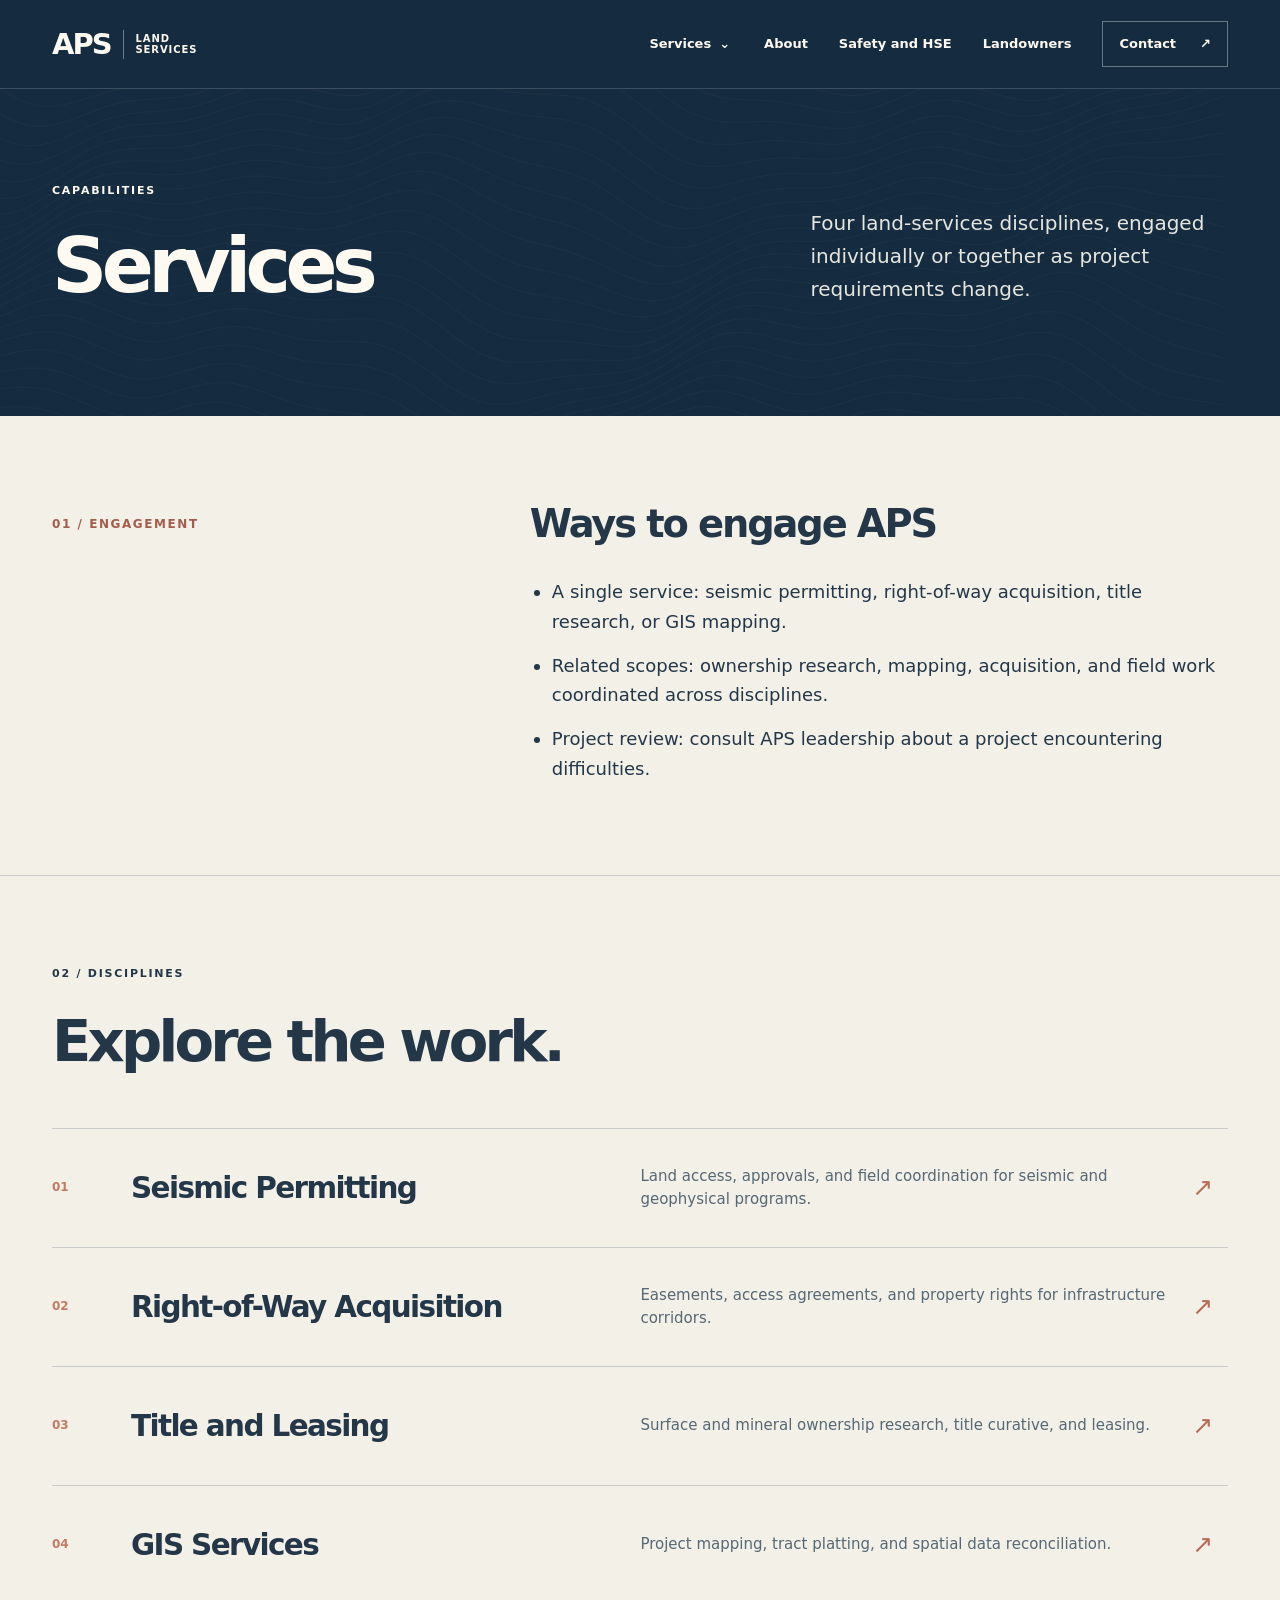
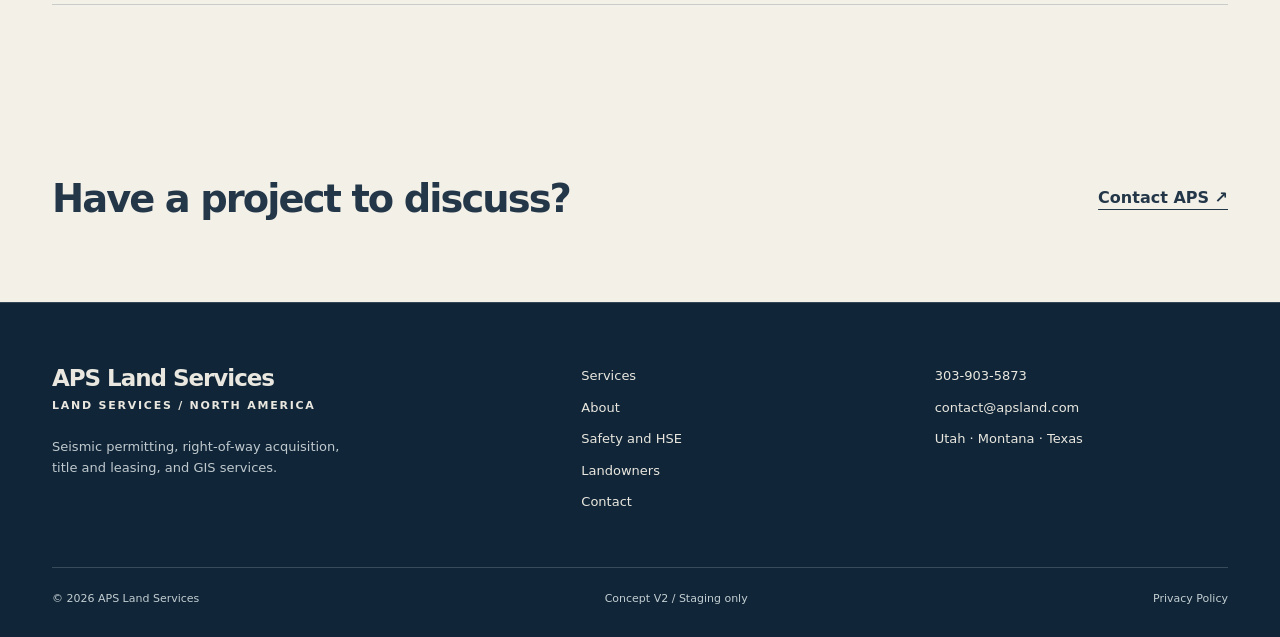
<file: services/index.html>
<!doctype html><html lang="en"><head><meta charset="utf-8"><meta name="viewport" content="width=device-width, initial-scale=1"><meta name="robots" content="noindex,nofollow"><meta name="theme-color" content="#152c40"><meta name="description" content="Seismic permitting, right-of-way acquisition, title and leasing, and GIS services for energy and infrastructure projects nationwide."><title>Land Services | APS Land Services</title><link rel="stylesheet" href="../css/styles.css"><script src="../js/main.js" defer></script></head><body><a class="skip-link" href="#main">Skip to content</a><header class="site-header"><div class="container header-inner"><a class="wordmark" href="../" aria-label="APS Land Services home"><span class="wordmark-main">APS</span><span class="wordmark-divider"></span><span class="wordmark-sub">LAND<br>SERVICES</span></a><nav class="nav-desktop" aria-label="Primary"><div class="nav-service"><a href="../services/">Services</a><button type="button" aria-label="Show service pages" aria-expanded="false" aria-controls="service-submenu">⌄</button></div><a href="../about/">About</a><a href="../safety/">Safety and HSE</a><a href="../landowners/">Landowners</a><a class="nav-contact" href="../contact/">Contact <span aria-hidden="true">↗</span></a></nav><button type="button" class="mobile-toggle" aria-controls="mobile-panel" aria-expanded="false">Menu</button></div><nav class="submenu" id="service-submenu" aria-label="Service pages" hidden><a href="../services/seismic-permitting/">Seismic Permitting</a><a href="../services/right-of-way-acquisition/">Right-of-Way Acquisition</a><a href="../services/title-leasing/">Title and Leasing</a><a href="../services/gis/">GIS Services</a></nav><nav class="mobile-panel" id="mobile-panel" aria-label="Mobile navigation" hidden><a href="../services/">Services</a><div class="mobile-sub"><a href="../services/seismic-permitting/">Seismic Permitting</a><a href="../services/right-of-way-acquisition/">Right-of-Way Acquisition</a><a href="../services/title-leasing/">Title and Leasing</a><a href="../services/gis/">GIS Services</a></div><a href="../about/">About</a><a href="../safety/">Safety and HSE</a><a href="../landowners/">Landowners</a><a href="../contact/">Contact</a></nav></header><main id="main"><section class="inner-hero"><div class="container inner-hero-grid"><div><p class="eyebrow">CAPABILITIES</p><h1>Services</h1></div><div class="inner-hero-side"><p>Four land-services disciplines, engaged individually or together as project requirements change.</p></div></div></section><section class="detail-row "><div class="container detail-grid"><div class="detail-label"><span>01 / ENGAGEMENT</span></div><div class="detail-body"><h2>Ways to engage APS</h2><ul class="detail-list"><li>A single service: seismic permitting, right-of-way acquisition, title research, or GIS mapping.</li><li>Related scopes: ownership research, mapping, acquisition, and field work coordinated across disciplines.</li><li>Project review: consult APS leadership about a project encountering difficulties.</li></ul></div></div></section><section class="home-services inner-services"><div class="container"><div class="section-top"><div><p class="eyebrow">02 / DISCIPLINES</p><h2>Explore the work.</h2></div></div><div class="service-list"><a class="service-row" href="../services/seismic-permitting/"><span class="service-num">01</span><span class="service-name">Seismic Permitting</span><span class="service-short">Land access, approvals, and field coordination for seismic and geophysical programs.</span><span class="service-arrow" aria-hidden="true">↗</span></a><a class="service-row" href="../services/right-of-way-acquisition/"><span class="service-num">02</span><span class="service-name">Right-of-Way Acquisition</span><span class="service-short">Easements, access agreements, and property rights for infrastructure corridors.</span><span class="service-arrow" aria-hidden="true">↗</span></a><a class="service-row" href="../services/title-leasing/"><span class="service-num">03</span><span class="service-name">Title and Leasing</span><span class="service-short">Surface and mineral ownership research, title curative, and leasing.</span><span class="service-arrow" aria-hidden="true">↗</span></a><a class="service-row" href="../services/gis/"><span class="service-num">04</span><span class="service-name">GIS Services</span><span class="service-short">Project mapping, tract platting, and spatial data reconciliation.</span><span class="service-arrow" aria-hidden="true">↗</span></a></div></div></section><div class="legacy-anchors" aria-hidden="true" id="capabilities-hero"><span id="services"></span><span id="seismic-permitting"></span><span id="right-of-way"></span><span id="title-ownership"></span><span id="gis-services"></span><span id="safety-hse"></span></div><section class="end-cap"><div class="container"><h2>Have a project to discuss?</h2><a href="../contact/">Contact APS ↗</a></div></section></main><footer class="site-footer"><div class="container footer-grid"><div><a class="footer-brand" href="../">APS Land Services<small>LAND SERVICES / NORTH AMERICA</small></a><p>Seismic permitting, right-of-way acquisition,<br>title and leasing, and GIS services.</p></div><div class="footer-links"><a href="../services/">Services</a><a href="../about/">About</a><a href="../safety/">Safety and HSE</a><a href="../landowners/">Landowners</a><a href="../contact/">Contact</a></div><div class="footer-contact"><a href="tel:+13039035873">303-903-5873</a><a href="mailto:contact@apsland.com">contact@apsland.com</a><span>Utah · Montana · Texas</span></div></div><div class="container footer-bottom"><span>© 2026 APS Land Services</span><span>Concept V2 / Staging only</span><a href="../privacy/">Privacy Policy</a></div></footer></body></html>
</file>
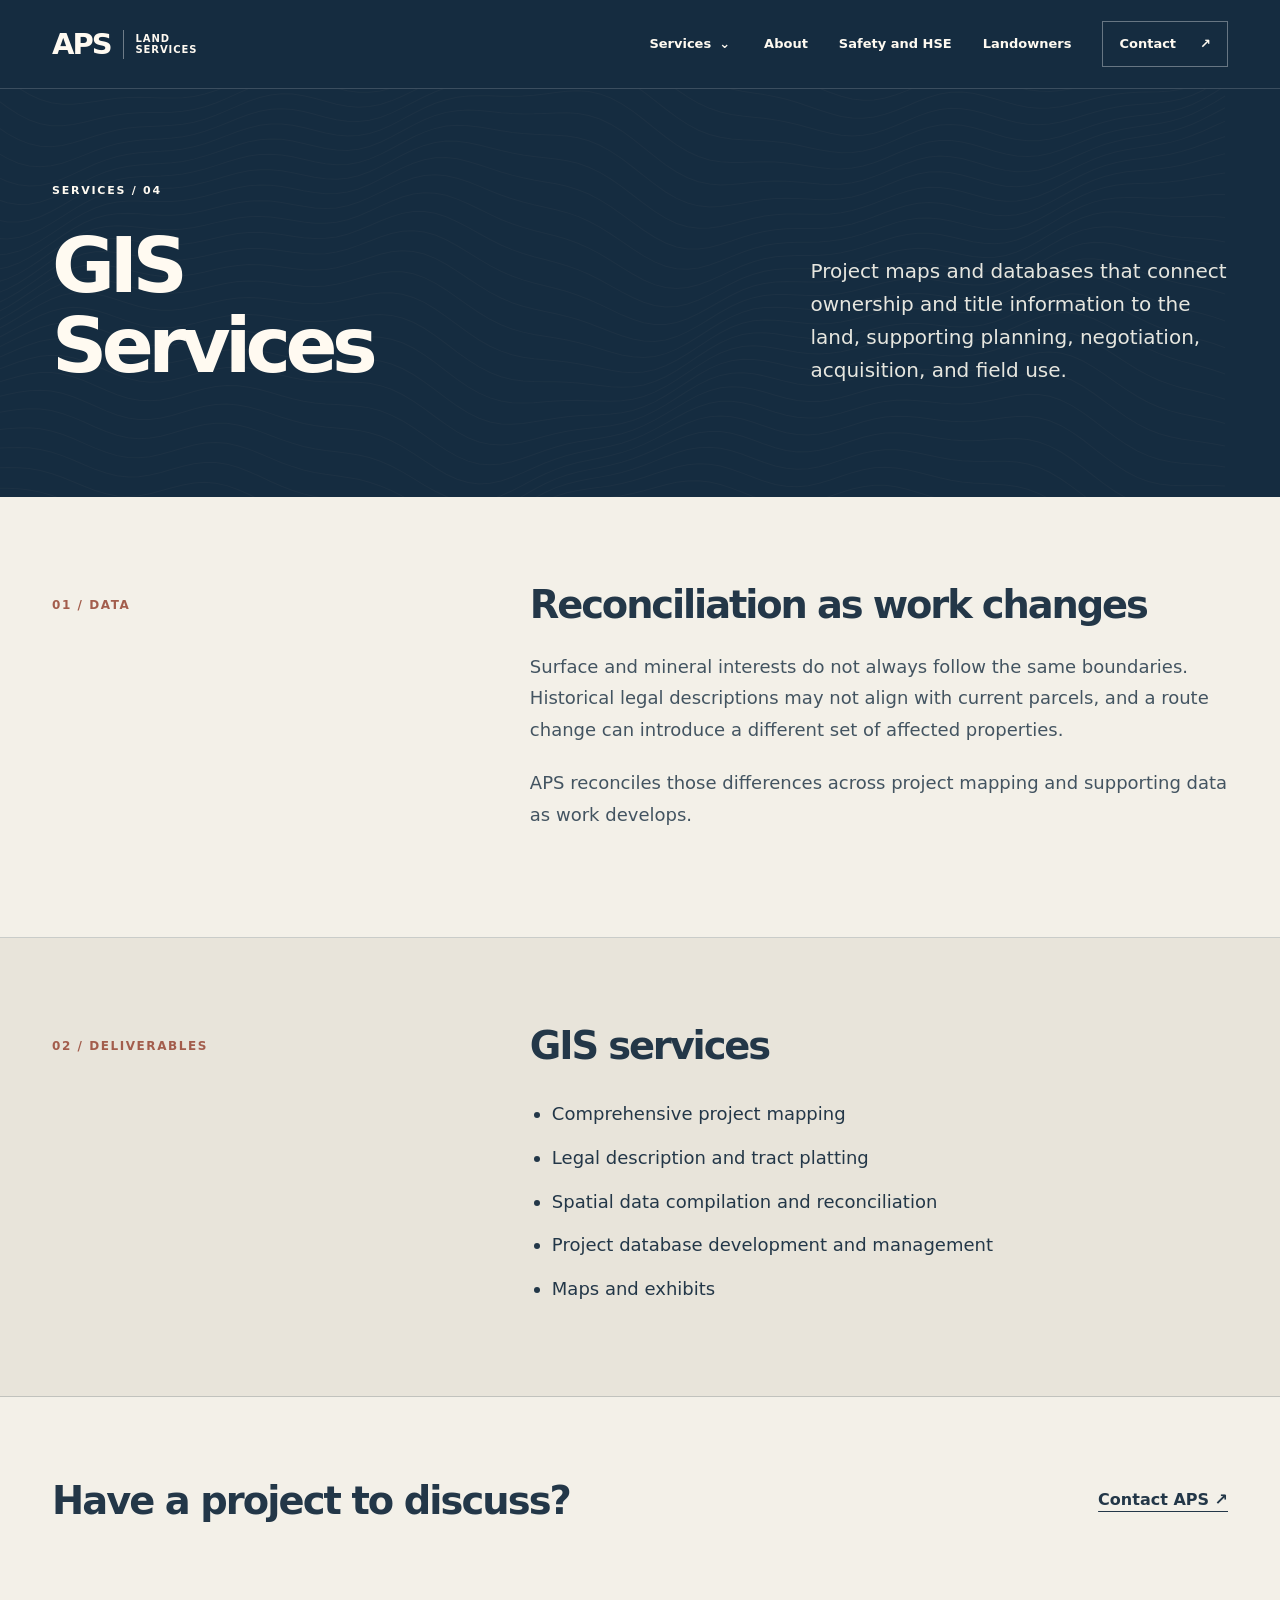
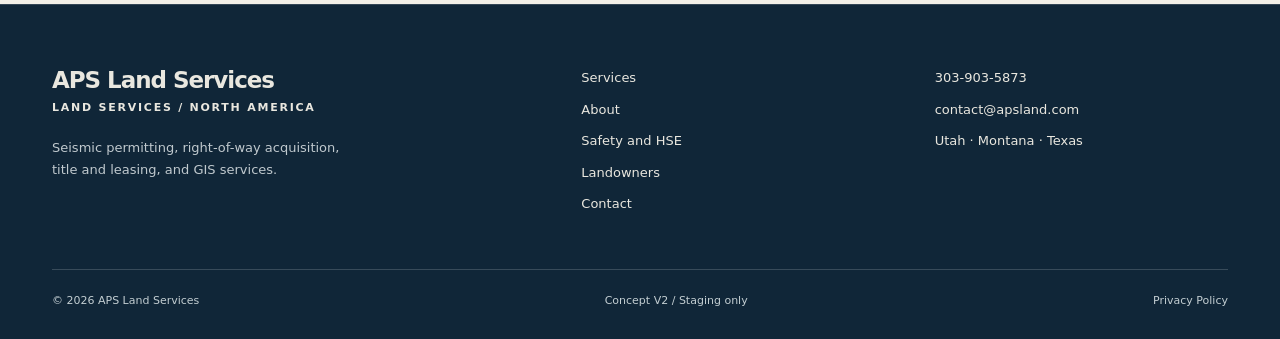
<file: services/gis/index.html>
<!doctype html><html lang="en"><head><meta charset="utf-8"><meta name="viewport" content="width=device-width, initial-scale=1"><meta name="robots" content="noindex,nofollow"><meta name="theme-color" content="#152c40"><meta name="description" content="Project maps and databases connecting ownership and title information to the land, with spatial data compilation, reconciliation, and tract platting."><title>GIS Services | APS Land Services</title><link rel="stylesheet" href="../../css/styles.css"><script src="../../js/main.js" defer></script></head><body><a class="skip-link" href="#main">Skip to content</a><header class="site-header"><div class="container header-inner"><a class="wordmark" href="../../" aria-label="APS Land Services home"><span class="wordmark-main">APS</span><span class="wordmark-divider"></span><span class="wordmark-sub">LAND<br>SERVICES</span></a><nav class="nav-desktop" aria-label="Primary"><div class="nav-service"><a href="../../services/">Services</a><button type="button" aria-label="Show service pages" aria-expanded="false" aria-controls="service-submenu">⌄</button></div><a href="../../about/">About</a><a href="../../safety/">Safety and HSE</a><a href="../../landowners/">Landowners</a><a class="nav-contact" href="../../contact/">Contact <span aria-hidden="true">↗</span></a></nav><button type="button" class="mobile-toggle" aria-controls="mobile-panel" aria-expanded="false">Menu</button></div><nav class="submenu" id="service-submenu" aria-label="Service pages" hidden><a href="../../services/seismic-permitting/">Seismic Permitting</a><a href="../../services/right-of-way-acquisition/">Right-of-Way Acquisition</a><a href="../../services/title-leasing/">Title and Leasing</a><a href="../../services/gis/">GIS Services</a></nav><nav class="mobile-panel" id="mobile-panel" aria-label="Mobile navigation" hidden><a href="../../services/">Services</a><div class="mobile-sub"><a href="../../services/seismic-permitting/">Seismic Permitting</a><a href="../../services/right-of-way-acquisition/">Right-of-Way Acquisition</a><a href="../../services/title-leasing/">Title and Leasing</a><a href="../../services/gis/">GIS Services</a></div><a href="../../about/">About</a><a href="../../safety/">Safety and HSE</a><a href="../../landowners/">Landowners</a><a href="../../contact/">Contact</a></nav></header><main id="main"><section class="inner-hero"><div class="container inner-hero-grid"><div><p class="eyebrow">SERVICES / 04</p><h1>GIS<br>Services</h1></div><div class="inner-hero-side"><p>Project maps and databases that connect ownership and title information to the land, supporting planning, negotiation, acquisition, and field use.</p></div></div></section><section class="detail-row "><div class="container detail-grid"><div class="detail-label"><span>01 / DATA</span></div><div class="detail-body"><h2>Reconciliation as work changes</h2><p>Surface and mineral interests do not always follow the same boundaries. Historical legal descriptions may not align with current parcels, and a route change can introduce a different set of affected properties.</p><p>APS reconciles those differences across project mapping and supporting data as work develops.</p></div></div></section><section class="detail-row detail-alt"><div class="container detail-grid"><div class="detail-label"><span>02 / DELIVERABLES</span></div><div class="detail-body"><h2>GIS services</h2><ul class="detail-list"><li>Comprehensive project mapping</li><li>Legal description and tract platting</li><li>Spatial data compilation and reconciliation</li><li>Project database development and management</li><li>Maps and exhibits</li></ul></div></div></section><section class="end-cap"><div class="container"><h2>Have a project to discuss?</h2><a href="../../contact/">Contact APS ↗</a></div></section></main><footer class="site-footer"><div class="container footer-grid"><div><a class="footer-brand" href="../../">APS Land Services<small>LAND SERVICES / NORTH AMERICA</small></a><p>Seismic permitting, right-of-way acquisition,<br>title and leasing, and GIS services.</p></div><div class="footer-links"><a href="../../services/">Services</a><a href="../../about/">About</a><a href="../../safety/">Safety and HSE</a><a href="../../landowners/">Landowners</a><a href="../../contact/">Contact</a></div><div class="footer-contact"><a href="tel:+13039035873">303-903-5873</a><a href="mailto:contact@apsland.com">contact@apsland.com</a><span>Utah · Montana · Texas</span></div></div><div class="container footer-bottom"><span>© 2026 APS Land Services</span><span>Concept V2 / Staging only</span><a href="../../privacy/">Privacy Policy</a></div></footer></body></html>
</file>
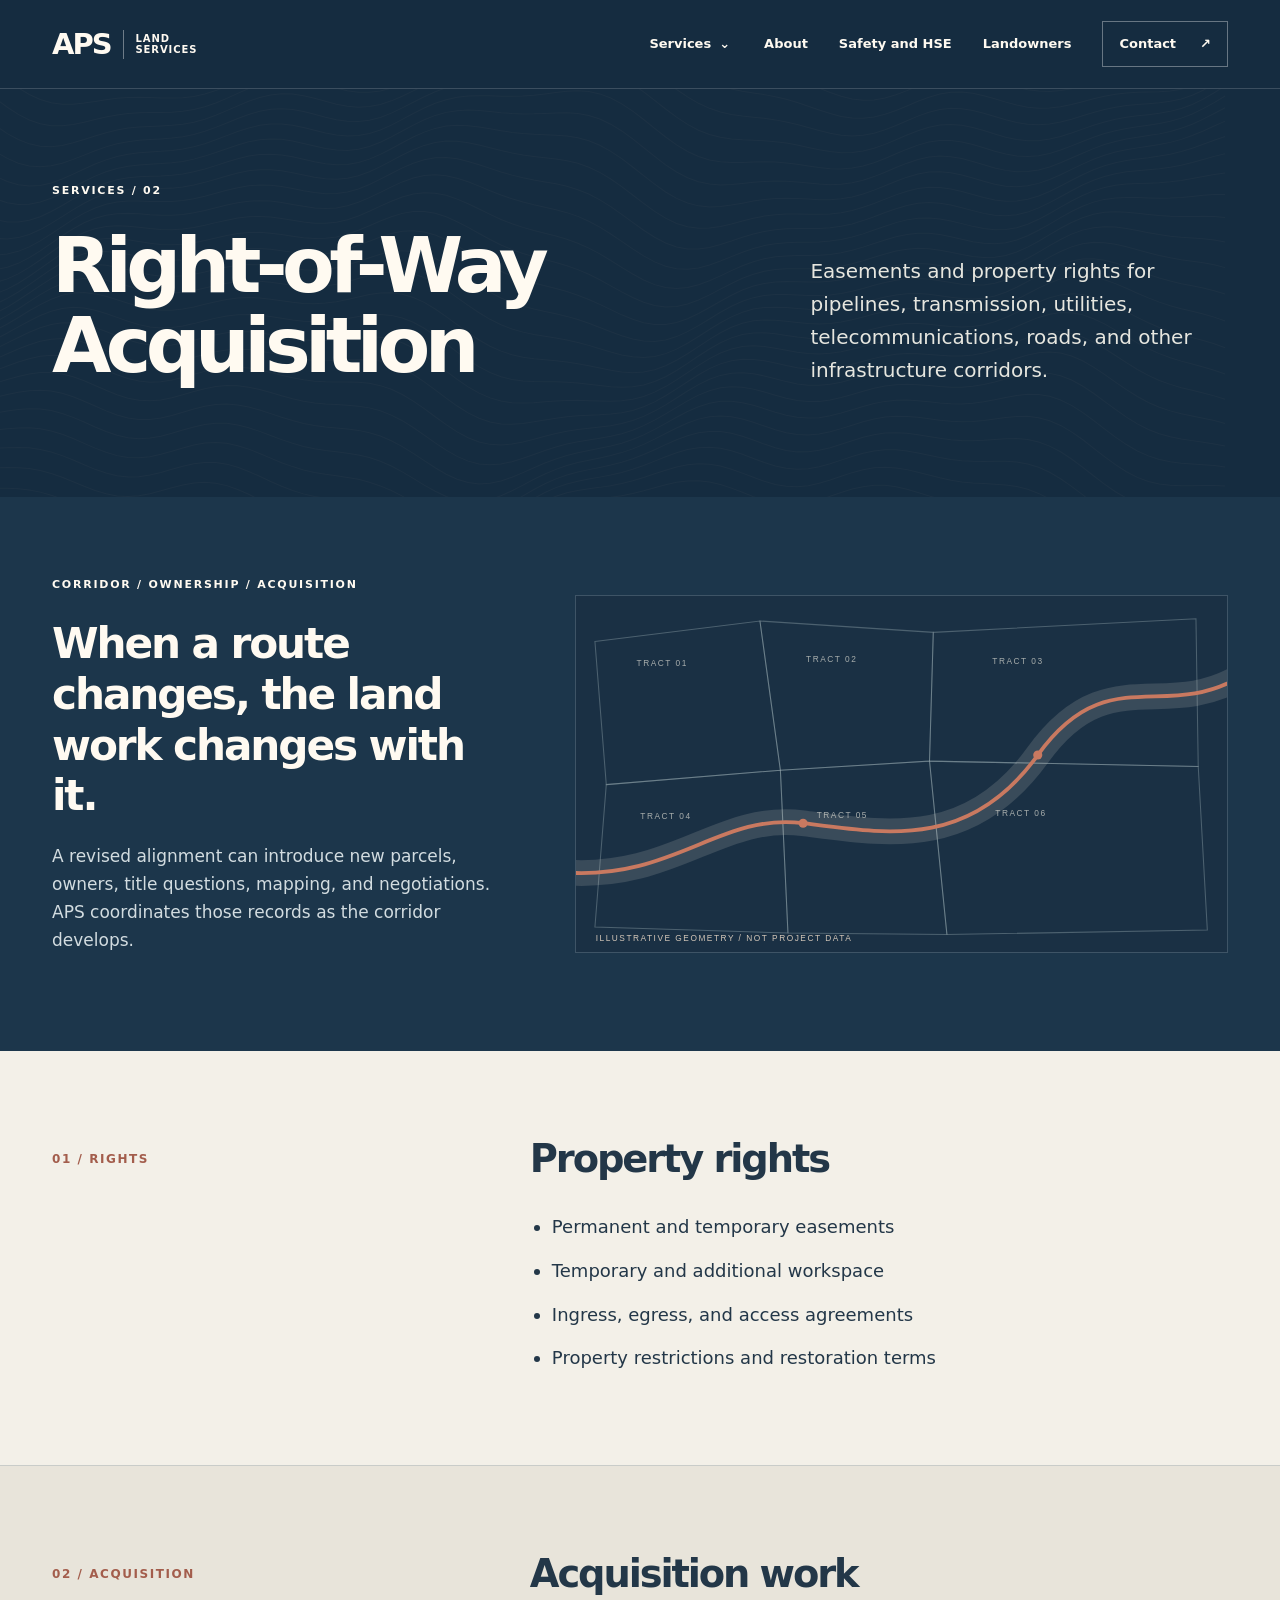
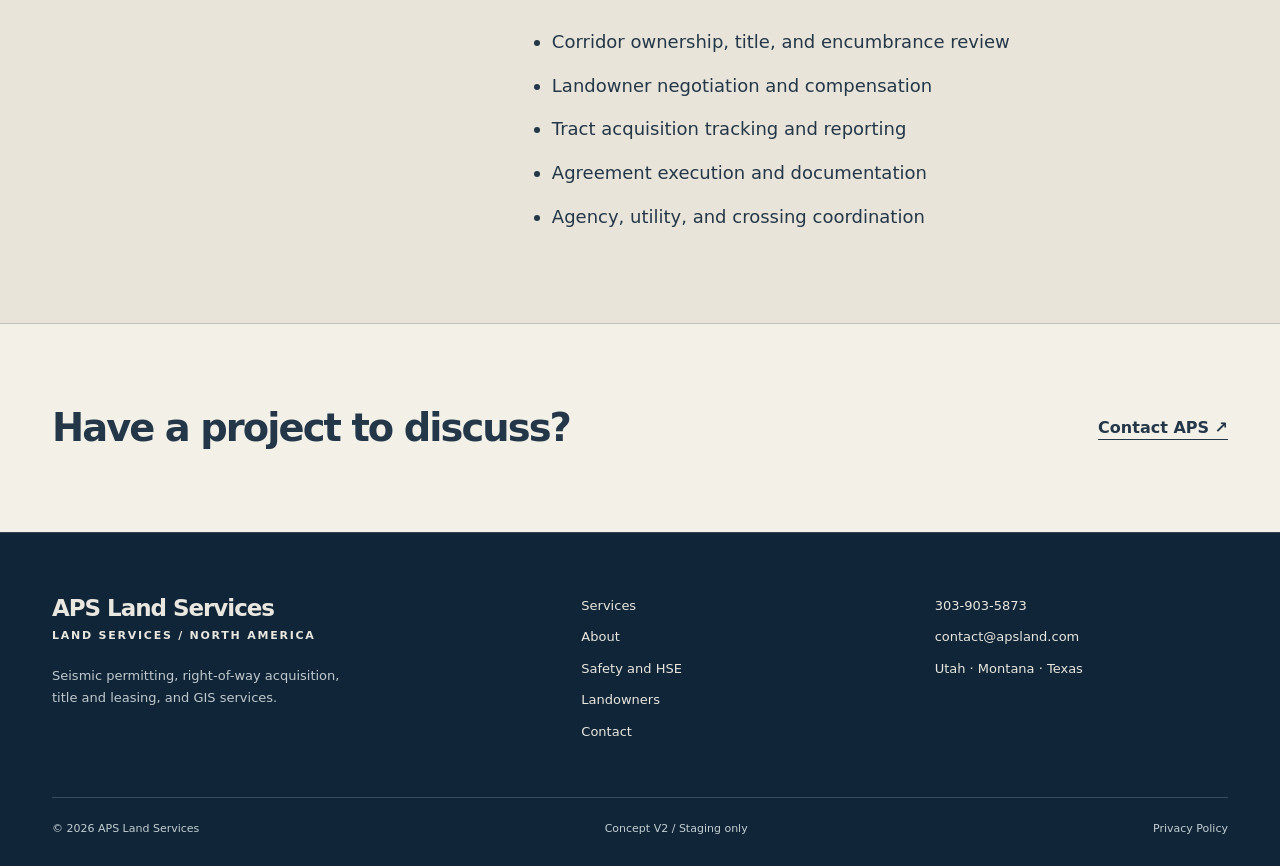
<file: services/right-of-way-acquisition/index.html>
<!doctype html><html lang="en"><head><meta charset="utf-8"><meta name="viewport" content="width=device-width, initial-scale=1"><meta name="robots" content="noindex,nofollow"><meta name="theme-color" content="#152c40"><meta name="description" content="Easements and property rights for pipelines, transmission, utilities, and roads, with ownership, GIS, and acquisition status coordinated as routes change."><title>Right-of-Way Acquisition | APS Land Services</title><link rel="stylesheet" href="../../css/styles.css"><script src="../../js/main.js" defer></script></head><body><a class="skip-link" href="#main">Skip to content</a><header class="site-header"><div class="container header-inner"><a class="wordmark" href="../../" aria-label="APS Land Services home"><span class="wordmark-main">APS</span><span class="wordmark-divider"></span><span class="wordmark-sub">LAND<br>SERVICES</span></a><nav class="nav-desktop" aria-label="Primary"><div class="nav-service"><a href="../../services/">Services</a><button type="button" aria-label="Show service pages" aria-expanded="false" aria-controls="service-submenu">⌄</button></div><a href="../../about/">About</a><a href="../../safety/">Safety and HSE</a><a href="../../landowners/">Landowners</a><a class="nav-contact" href="../../contact/">Contact <span aria-hidden="true">↗</span></a></nav><button type="button" class="mobile-toggle" aria-controls="mobile-panel" aria-expanded="false">Menu</button></div><nav class="submenu" id="service-submenu" aria-label="Service pages" hidden><a href="../../services/seismic-permitting/">Seismic Permitting</a><a href="../../services/right-of-way-acquisition/">Right-of-Way Acquisition</a><a href="../../services/title-leasing/">Title and Leasing</a><a href="../../services/gis/">GIS Services</a></nav><nav class="mobile-panel" id="mobile-panel" aria-label="Mobile navigation" hidden><a href="../../services/">Services</a><div class="mobile-sub"><a href="../../services/seismic-permitting/">Seismic Permitting</a><a href="../../services/right-of-way-acquisition/">Right-of-Way Acquisition</a><a href="../../services/title-leasing/">Title and Leasing</a><a href="../../services/gis/">GIS Services</a></div><a href="../../about/">About</a><a href="../../safety/">Safety and HSE</a><a href="../../landowners/">Landowners</a><a href="../../contact/">Contact</a></nav></header><main id="main"><section class="inner-hero"><div class="container inner-hero-grid"><div><p class="eyebrow">SERVICES / 02</p><h1>Right-of-Way<br>Acquisition</h1></div><div class="inner-hero-side"><p>Easements and property rights for pipelines, transmission, utilities, telecommunications, roads, and other infrastructure corridors.</p></div></div></section><section class="diagram-feature"><div class="container diagram-grid"><div><p class="eyebrow">CORRIDOR / OWNERSHIP / ACQUISITION</p><h2>When a route changes, the land work changes with it.</h2><p>A revised alignment can introduce new parcels, owners, title questions, mapping, and negotiations. APS coordinates those records as the corridor develops.</p></div><img src="../../assets/corridor.svg" alt="Illustrative parcel geometry and corridor alignment. Not actual APS project data." width="860" height="470" loading="lazy"></div></section><section class="detail-row "><div class="container detail-grid"><div class="detail-label"><span>01 / RIGHTS</span></div><div class="detail-body"><h2>Property rights</h2><ul class="detail-list"><li>Permanent and temporary easements</li><li>Temporary and additional workspace</li><li>Ingress, egress, and access agreements</li><li>Property restrictions and restoration terms</li></ul></div></div></section><section class="detail-row detail-alt"><div class="container detail-grid"><div class="detail-label"><span>02 / ACQUISITION</span></div><div class="detail-body"><h2>Acquisition work</h2><ul class="detail-list"><li>Corridor ownership, title, and encumbrance review</li><li>Landowner negotiation and compensation</li><li>Tract acquisition tracking and reporting</li><li>Agreement execution and documentation</li><li>Agency, utility, and crossing coordination</li></ul></div></div></section><section class="end-cap"><div class="container"><h2>Have a project to discuss?</h2><a href="../../contact/">Contact APS ↗</a></div></section></main><footer class="site-footer"><div class="container footer-grid"><div><a class="footer-brand" href="../../">APS Land Services<small>LAND SERVICES / NORTH AMERICA</small></a><p>Seismic permitting, right-of-way acquisition,<br>title and leasing, and GIS services.</p></div><div class="footer-links"><a href="../../services/">Services</a><a href="../../about/">About</a><a href="../../safety/">Safety and HSE</a><a href="../../landowners/">Landowners</a><a href="../../contact/">Contact</a></div><div class="footer-contact"><a href="tel:+13039035873">303-903-5873</a><a href="mailto:contact@apsland.com">contact@apsland.com</a><span>Utah · Montana · Texas</span></div></div><div class="container footer-bottom"><span>© 2026 APS Land Services</span><span>Concept V2 / Staging only</span><a href="../../privacy/">Privacy Policy</a></div></footer></body></html>
</file>
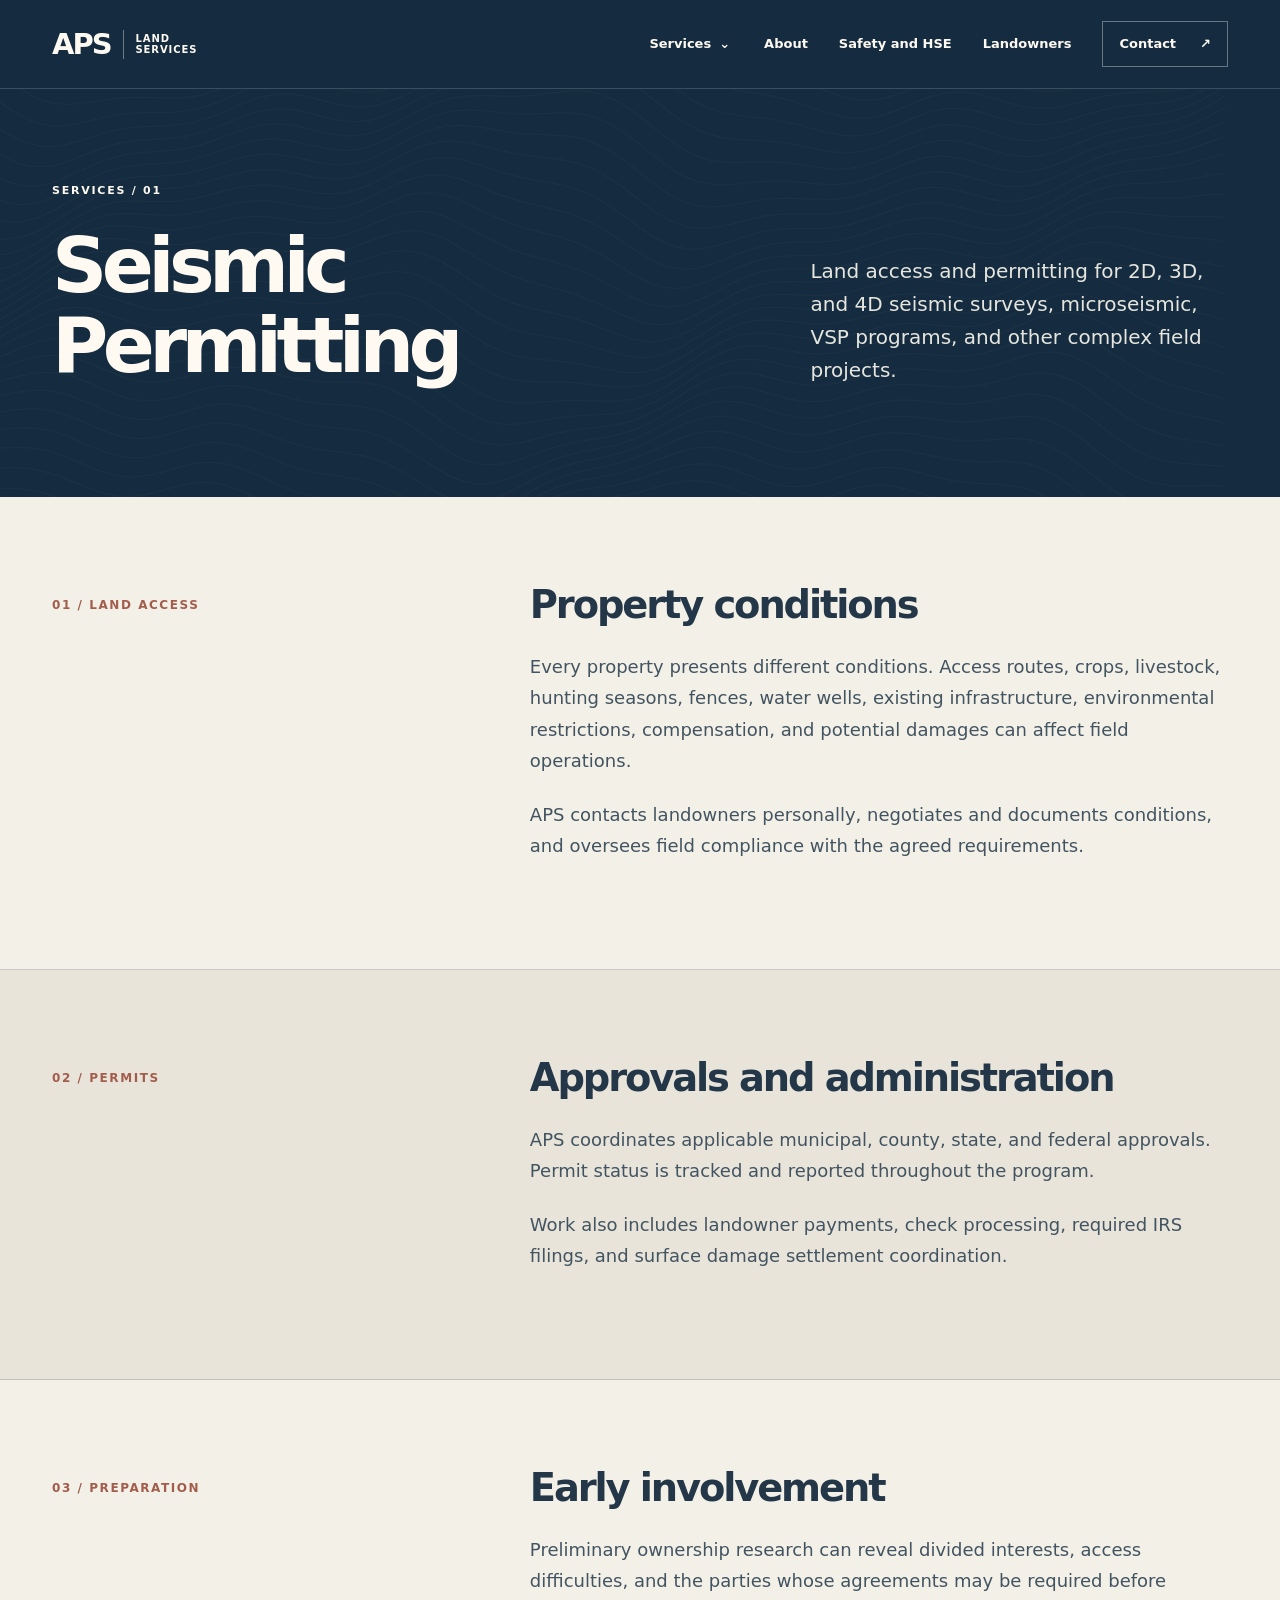
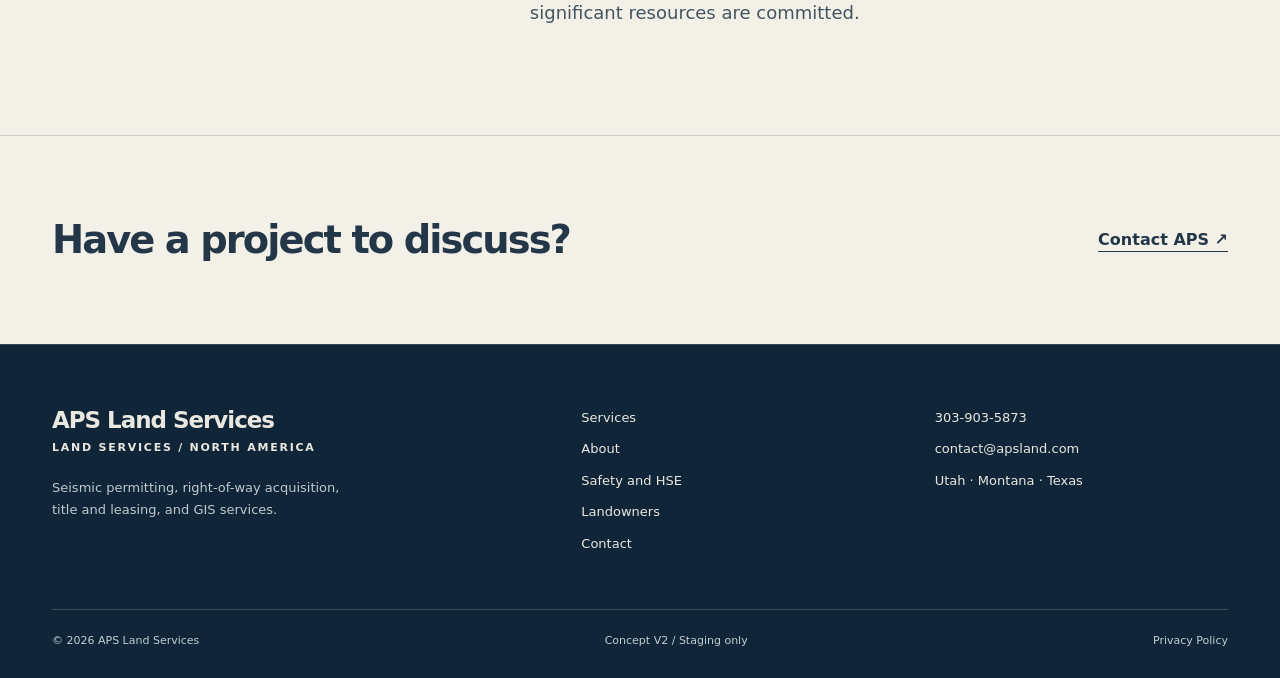
<file: services/seismic-permitting/index.html>
<!doctype html><html lang="en"><head><meta charset="utf-8"><meta name="viewport" content="width=device-width, initial-scale=1"><meta name="robots" content="noindex,nofollow"><meta name="theme-color" content="#152c40"><meta name="description" content="Land access and permitting for 2D, 3D, and 4D seismic, microseismic, and VSP programs, plus CCUS, solar, and data-center field projects."><title>Seismic Permitting | APS Land Services</title><link rel="stylesheet" href="../../css/styles.css"><script src="../../js/main.js" defer></script></head><body><a class="skip-link" href="#main">Skip to content</a><header class="site-header"><div class="container header-inner"><a class="wordmark" href="../../" aria-label="APS Land Services home"><span class="wordmark-main">APS</span><span class="wordmark-divider"></span><span class="wordmark-sub">LAND<br>SERVICES</span></a><nav class="nav-desktop" aria-label="Primary"><div class="nav-service"><a href="../../services/">Services</a><button type="button" aria-label="Show service pages" aria-expanded="false" aria-controls="service-submenu">⌄</button></div><a href="../../about/">About</a><a href="../../safety/">Safety and HSE</a><a href="../../landowners/">Landowners</a><a class="nav-contact" href="../../contact/">Contact <span aria-hidden="true">↗</span></a></nav><button type="button" class="mobile-toggle" aria-controls="mobile-panel" aria-expanded="false">Menu</button></div><nav class="submenu" id="service-submenu" aria-label="Service pages" hidden><a href="../../services/seismic-permitting/">Seismic Permitting</a><a href="../../services/right-of-way-acquisition/">Right-of-Way Acquisition</a><a href="../../services/title-leasing/">Title and Leasing</a><a href="../../services/gis/">GIS Services</a></nav><nav class="mobile-panel" id="mobile-panel" aria-label="Mobile navigation" hidden><a href="../../services/">Services</a><div class="mobile-sub"><a href="../../services/seismic-permitting/">Seismic Permitting</a><a href="../../services/right-of-way-acquisition/">Right-of-Way Acquisition</a><a href="../../services/title-leasing/">Title and Leasing</a><a href="../../services/gis/">GIS Services</a></div><a href="../../about/">About</a><a href="../../safety/">Safety and HSE</a><a href="../../landowners/">Landowners</a><a href="../../contact/">Contact</a></nav></header><main id="main"><section class="inner-hero"><div class="container inner-hero-grid"><div><p class="eyebrow">SERVICES / 01</p><h1>Seismic<br>Permitting</h1></div><div class="inner-hero-side"><p>Land access and permitting for 2D, 3D, and 4D seismic surveys, microseismic, VSP programs, and other complex field projects.</p></div></div></section><section class="detail-row "><div class="container detail-grid"><div class="detail-label"><span>01 / LAND ACCESS</span></div><div class="detail-body"><h2>Property conditions</h2><p>Every property presents different conditions. Access routes, crops, livestock, hunting seasons, fences, water wells, existing infrastructure, environmental restrictions, compensation, and potential damages can affect field operations.</p><p>APS contacts landowners personally, negotiates and documents conditions, and oversees field compliance with the agreed requirements.</p></div></div></section><section class="detail-row detail-alt"><div class="container detail-grid"><div class="detail-label"><span>02 / PERMITS</span></div><div class="detail-body"><h2>Approvals and administration</h2><p>APS coordinates applicable municipal, county, state, and federal approvals. Permit status is tracked and reported throughout the program.</p><p>Work also includes landowner payments, check processing, required IRS filings, and surface damage settlement coordination.</p></div></div></section><section class="detail-row "><div class="container detail-grid"><div class="detail-label"><span>03 / PREPARATION</span></div><div class="detail-body"><h2>Early involvement</h2><p>Preliminary ownership research can reveal divided interests, access difficulties, and the parties whose agreements may be required before significant resources are committed.</p></div></div></section><section class="end-cap"><div class="container"><h2>Have a project to discuss?</h2><a href="../../contact/">Contact APS ↗</a></div></section></main><footer class="site-footer"><div class="container footer-grid"><div><a class="footer-brand" href="../../">APS Land Services<small>LAND SERVICES / NORTH AMERICA</small></a><p>Seismic permitting, right-of-way acquisition,<br>title and leasing, and GIS services.</p></div><div class="footer-links"><a href="../../services/">Services</a><a href="../../about/">About</a><a href="../../safety/">Safety and HSE</a><a href="../../landowners/">Landowners</a><a href="../../contact/">Contact</a></div><div class="footer-contact"><a href="tel:+13039035873">303-903-5873</a><a href="mailto:contact@apsland.com">contact@apsland.com</a><span>Utah · Montana · Texas</span></div></div><div class="container footer-bottom"><span>© 2026 APS Land Services</span><span>Concept V2 / Staging only</span><a href="../../privacy/">Privacy Policy</a></div></footer></body></html>
</file>
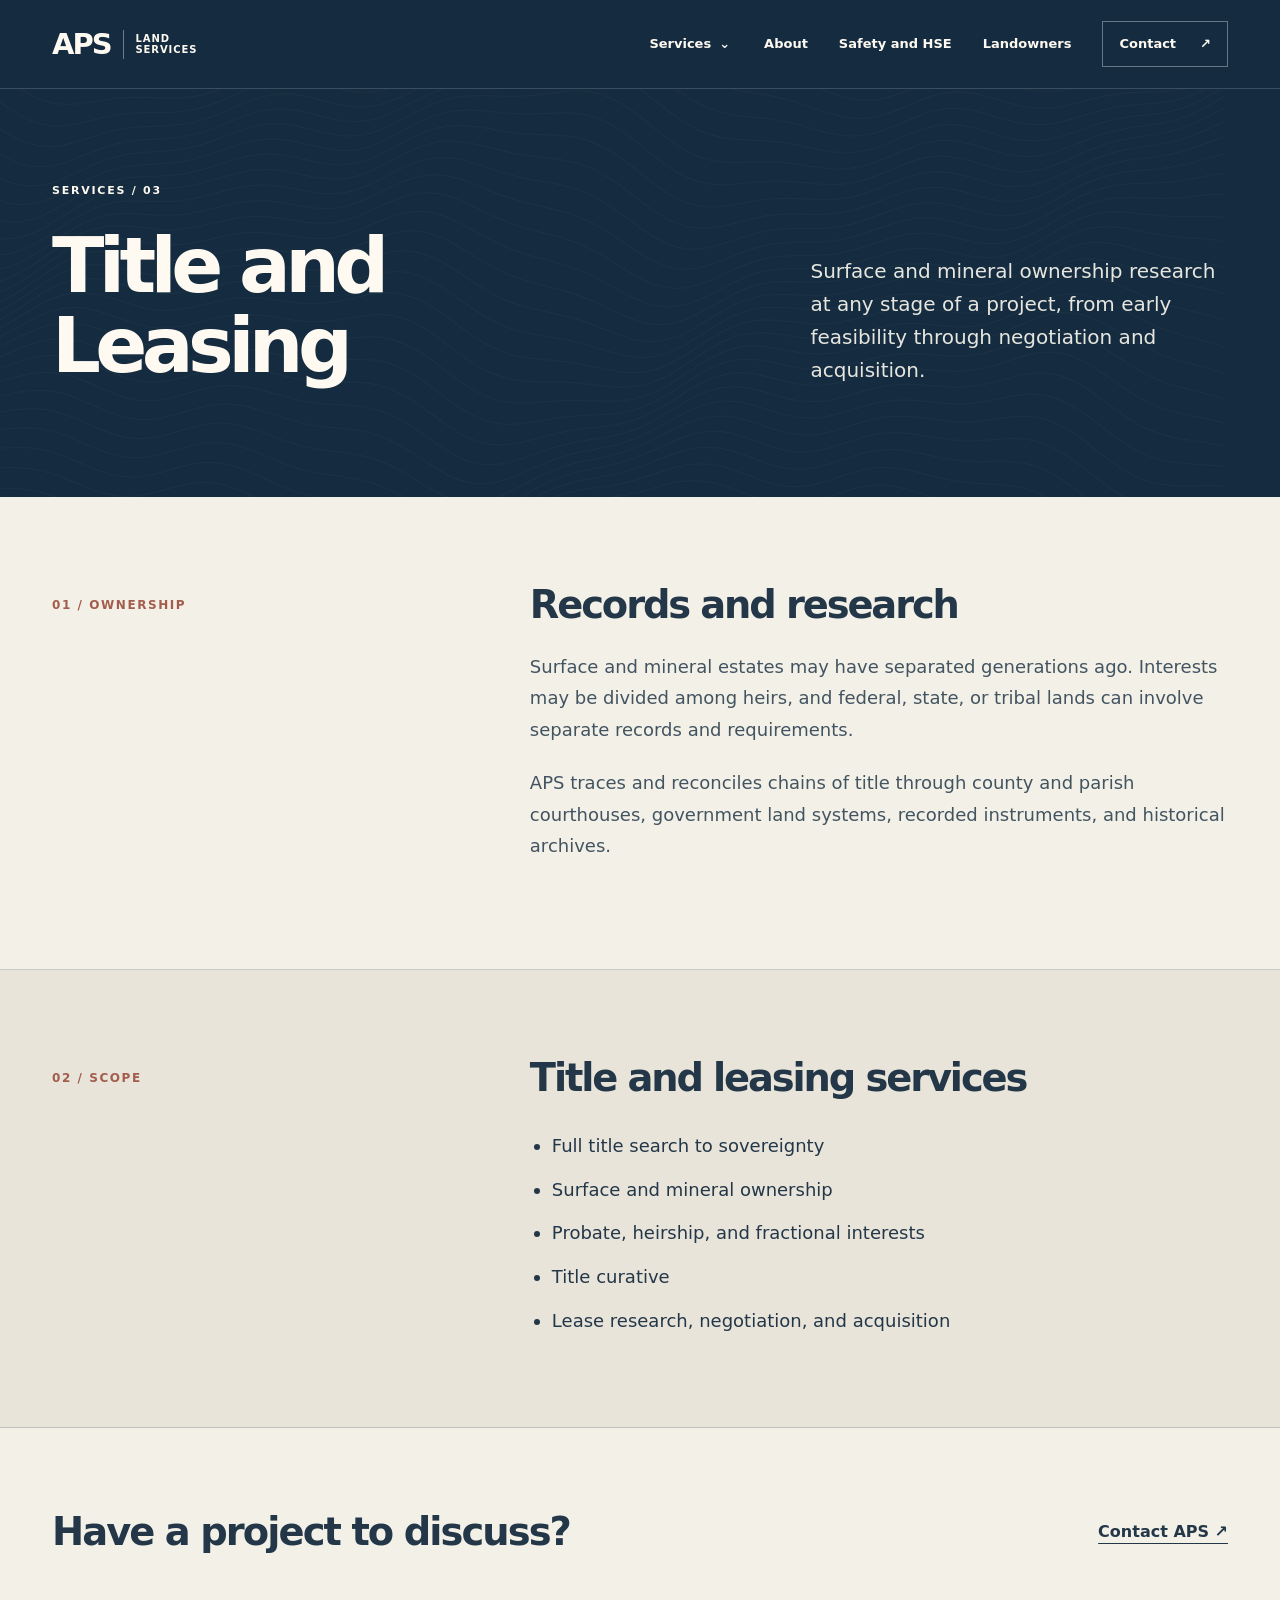
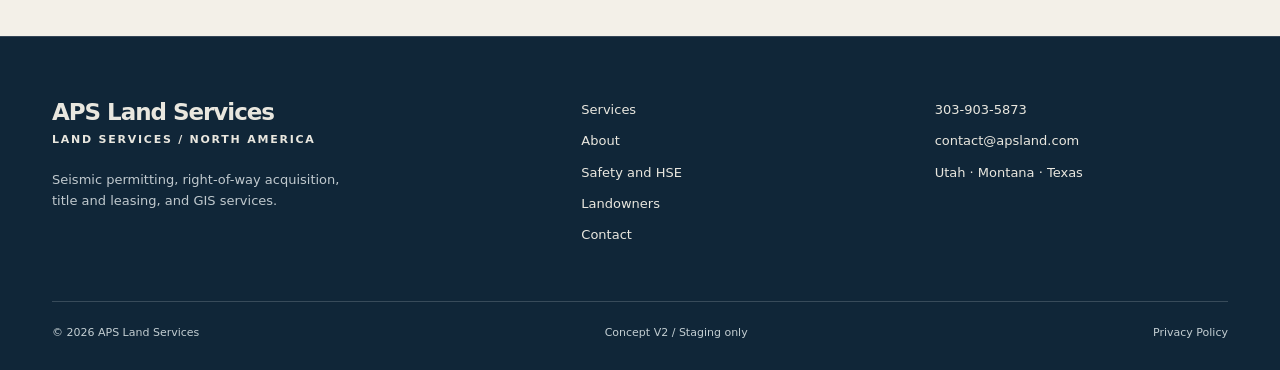
<file: services/title-leasing/index.html>
<!doctype html><html lang="en"><head><meta charset="utf-8"><meta name="viewport" content="width=device-width, initial-scale=1"><meta name="robots" content="noindex,nofollow"><meta name="theme-color" content="#152c40"><meta name="description" content="Surface and mineral ownership research, title searches to sovereignty, probate and heirship research, title curative, and lease negotiation and acquisition."><title>Title and Leasing | APS Land Services</title><link rel="stylesheet" href="../../css/styles.css"><script src="../../js/main.js" defer></script></head><body><a class="skip-link" href="#main">Skip to content</a><header class="site-header"><div class="container header-inner"><a class="wordmark" href="../../" aria-label="APS Land Services home"><span class="wordmark-main">APS</span><span class="wordmark-divider"></span><span class="wordmark-sub">LAND<br>SERVICES</span></a><nav class="nav-desktop" aria-label="Primary"><div class="nav-service"><a href="../../services/">Services</a><button type="button" aria-label="Show service pages" aria-expanded="false" aria-controls="service-submenu">⌄</button></div><a href="../../about/">About</a><a href="../../safety/">Safety and HSE</a><a href="../../landowners/">Landowners</a><a class="nav-contact" href="../../contact/">Contact <span aria-hidden="true">↗</span></a></nav><button type="button" class="mobile-toggle" aria-controls="mobile-panel" aria-expanded="false">Menu</button></div><nav class="submenu" id="service-submenu" aria-label="Service pages" hidden><a href="../../services/seismic-permitting/">Seismic Permitting</a><a href="../../services/right-of-way-acquisition/">Right-of-Way Acquisition</a><a href="../../services/title-leasing/">Title and Leasing</a><a href="../../services/gis/">GIS Services</a></nav><nav class="mobile-panel" id="mobile-panel" aria-label="Mobile navigation" hidden><a href="../../services/">Services</a><div class="mobile-sub"><a href="../../services/seismic-permitting/">Seismic Permitting</a><a href="../../services/right-of-way-acquisition/">Right-of-Way Acquisition</a><a href="../../services/title-leasing/">Title and Leasing</a><a href="../../services/gis/">GIS Services</a></div><a href="../../about/">About</a><a href="../../safety/">Safety and HSE</a><a href="../../landowners/">Landowners</a><a href="../../contact/">Contact</a></nav></header><main id="main"><section class="inner-hero"><div class="container inner-hero-grid"><div><p class="eyebrow">SERVICES / 03</p><h1>Title and<br>Leasing</h1></div><div class="inner-hero-side"><p>Surface and mineral ownership research at any stage of a project, from early feasibility through negotiation and acquisition.</p></div></div></section><section class="detail-row "><div class="container detail-grid"><div class="detail-label"><span>01 / OWNERSHIP</span></div><div class="detail-body"><h2>Records and research</h2><p>Surface and mineral estates may have separated generations ago. Interests may be divided among heirs, and federal, state, or tribal lands can involve separate records and requirements.</p><p>APS traces and reconciles chains of title through county and parish courthouses, government land systems, recorded instruments, and historical archives.</p></div></div></section><section class="detail-row detail-alt"><div class="container detail-grid"><div class="detail-label"><span>02 / SCOPE</span></div><div class="detail-body"><h2>Title and leasing services</h2><ul class="detail-list"><li>Full title search to sovereignty</li><li>Surface and mineral ownership</li><li>Probate, heirship, and fractional interests</li><li>Title curative</li><li>Lease research, negotiation, and acquisition</li></ul></div></div></section><section class="end-cap"><div class="container"><h2>Have a project to discuss?</h2><a href="../../contact/">Contact APS ↗</a></div></section></main><footer class="site-footer"><div class="container footer-grid"><div><a class="footer-brand" href="../../">APS Land Services<small>LAND SERVICES / NORTH AMERICA</small></a><p>Seismic permitting, right-of-way acquisition,<br>title and leasing, and GIS services.</p></div><div class="footer-links"><a href="../../services/">Services</a><a href="../../about/">About</a><a href="../../safety/">Safety and HSE</a><a href="../../landowners/">Landowners</a><a href="../../contact/">Contact</a></div><div class="footer-contact"><a href="tel:+13039035873">303-903-5873</a><a href="mailto:contact@apsland.com">contact@apsland.com</a><span>Utah · Montana · Texas</span></div></div><div class="container footer-bottom"><span>© 2026 APS Land Services</span><span>Concept V2 / Staging only</span><a href="../../privacy/">Privacy Policy</a></div></footer></body></html>
</file>
<file: css/styles.css>
/* APS Land Services | V2 prototype | Navy, cream, terracotta */
:root{--navy:#152c40;--navy2:#1c364b;--cream:#f3f0e8;--cream2:#e9e5db;--terra:#c47b63;--ink:#233748;--muted:#60707b;--line:rgba(25,49,67,.19);--white:#fffaf1;--width:1240px}*{box-sizing:border-box}html{scroll-behavior:smooth}body{margin:0;background:var(--cream);color:var(--ink);font-family:Inter,ui-sans-serif,system-ui,-apple-system,BlinkMacSystemFont,"Segoe UI",sans-serif;font-size:17px;line-height:1.65;-webkit-font-smoothing:antialiased}a{color:inherit}button{font:inherit}a:focus-visible,button:focus-visible{outline:3px solid var(--terra);outline-offset:5px}img{max-width:100%;height:auto;display:block}.container{width:min(calc(100% - 104px),var(--width));margin-inline:auto}.skip-link{position:absolute;top:-90px;left:15px;padding:12px;background:#fff;color:#000;z-index:30}.skip-link:focus{top:15px}.eyebrow{font-size:11px;font-weight:750;letter-spacing:.16em;line-height:1.5;text-transform:uppercase;margin:0 0 26px}.site-header{position:relative;z-index:20;background:var(--navy);color:var(--white);border-bottom:1px solid rgba(255,255,255,.16)}.header-inner{min-height:88px;display:flex;align-items:center;justify-content:space-between;gap:30px}.wordmark{display:flex;align-items:center;gap:12px;text-decoration:none;line-height:1}.wordmark-main{font-weight:900;font-size:29px;letter-spacing:-.07em}.wordmark-divider{width:1px;height:29px;background:rgba(255,255,255,.38)}.wordmark-sub{font-size:10px;line-height:1.12;font-weight:760;letter-spacing:.09em}.nav-desktop{display:flex;align-items:center;gap:31px;font-size:13px;font-weight:550}.nav-desktop a,.mobile-panel a{text-decoration:none}.nav-desktop a:hover,.mobile-panel a:hover{color:#e5b5a4}.nav-contact{display:inline-flex;align-items:center;gap:24px;padding:11px 16px;border:1px solid rgba(255,255,255,.35)}.nav-contact:hover{background:rgba(255,255,255,.09)}.nav-service{display:flex;align-items:center;gap:5px}.nav-service button{border:0;background:transparent;color:inherit;cursor:pointer;padding:8px 3px}.nav-service button[aria-expanded="true"]{color:var(--terra)}.submenu{position:absolute;right:max(52px,calc((100vw - var(--width))/2));top:76px;min-width:280px;background:#f6f1e7;color:var(--ink);padding:13px;box-shadow:0 18px 45px rgba(0,0,0,.18)}.submenu[hidden],.mobile-panel[hidden]{display:none}.submenu a{display:block;padding:11px 12px;font-size:14px;text-decoration:none}.submenu a:hover{background:var(--cream2);color:var(--ink)}.mobile-toggle{display:none;border:1px solid rgba(255,255,255,.4);background:transparent;color:var(--white);padding:9px 14px;cursor:pointer}.mobile-panel{padding:20px 24px 30px;background:var(--navy);border-top:1px solid rgba(255,255,255,.16)}.mobile-panel a{display:block;padding:12px 0;font-size:18px;border-bottom:1px solid rgba(255,255,255,.12)}.mobile-sub a{font-size:15px;padding-left:17px;color:#d7dedc}.home-hero{background:var(--navy);color:var(--white);min-height:660px;position:relative;overflow:hidden}.hero-grid{display:grid;grid-template-columns:minmax(0,1.8fr) minmax(250px,.72fr);position:relative;z-index:2;padding-top:106px;padding-bottom:110px;gap:70px}.hero-main h1{font-size:clamp(72px,8.2vw,132px);letter-spacing:-.082em;line-height:.98;font-weight:760;margin:0 0 35px}.hero-main h1 span{color:#e4c7b5}.hero-description{font-size:clamp(19px,2vw,24px);max-width:660px;line-height:1.55;margin:0;color:#f0ede7}.hero-actions{display:flex;align-items:center;gap:32px;margin-top:40px;flex-wrap:wrap}.btn{display:inline-flex;justify-content:space-between;align-items:center;gap:45px;text-decoration:none;font-size:14px;font-weight:750;line-height:1.2;padding:18px 23px;transition:transform .2s,background .2s}.btn:hover{transform:translateY(-2px)}.btn-cream{background:var(--cream);color:var(--navy)}.btn-cream:hover{background:#fff}.plain-action{font-size:14px;font-weight:650;text-decoration:underline;text-underline-offset:7px}.hero-aside{padding-top:88px;display:flex;flex-direction:column;justify-content:space-between;gap:65px}.hero-fact{border-top:1px solid rgba(255,255,255,.48);padding-top:24px}.hero-fact>span,.hero-aside-bottom{font-size:10px;font-weight:700;letter-spacing:.14em}.hero-fact strong{display:block;font-size:clamp(37px,4vw,56px);line-height:1.1;font-weight:620;letter-spacing:-.055em;margin:18px 0}.hero-fact p{max-width:270px;color:#c7d0d4;font-size:14px;line-height:1.7}.hero-aside-bottom{display:flex;flex-direction:column;gap:9px;color:#e7d3c6}.hero-contours{position:absolute;inset:0;background:url('../assets/topography.svg') center 57%/cover no-repeat;opacity:.5;mix-blend-mode:screen;mask-image:linear-gradient(to right,transparent 6%,black 65%);pointer-events:none}.home-services{padding:112px 0 125px}.section-top{display:flex;align-items:end;justify-content:space-between;gap:60px;margin-bottom:54px}.section-top h2,.working h2,.home-end h2{font-size:clamp(40px,4.5vw,68px);letter-spacing:-.065em;line-height:1.13;font-weight:650;margin:0}.section-top h2 span{color:#74828a}.section-top>p{max-width:300px;margin:0 0 5px;color:#4b5b66;font-size:16px}.service-list{border-top:1px solid var(--line)}.service-row{display:grid;grid-template-columns:55px minmax(230px,.92fr) minmax(200px,1fr) 28px;align-items:center;gap:24px;min-height:119px;padding:24px 8px 24px 0;border-bottom:1px solid var(--line);text-decoration:none;transition:padding .2s,background .2s}.service-row:hover{background:rgba(196,123,99,.07);padding-left:12px}.service-num{font-size:12px;color:var(--terra);font-weight:750}.service-name{font-size:clamp(23px,2.3vw,32px);font-weight:650;letter-spacing:-.055em;line-height:1.25}.service-short{font-size:15px;line-height:1.55;color:#566775}.service-arrow{font-size:25px;color:#b86b55}.experience{background:#e6e2d7;padding:116px 0}.experience-grid{display:grid;grid-template-columns:1fr 1fr;gap:90px;align-items:center}.experience h2{font-size:clamp(46px,5.2vw,76px);line-height:1.07;letter-spacing:-.07em;font-weight:650;margin:0 0 27px}.experience h2 em{font-style:normal;color:#b36d57}.experience-grid>div:first-child>p:not(.eyebrow){max-width:470px;color:#4d5b61}.under-link{display:inline-flex;gap:12px;align-items:center;text-decoration:underline;text-underline-offset:6px;font-weight:700;font-size:15px}.experience .under-link{margin-top:18px}.experience-visual{min-height:470px;display:flex;flex-direction:column;justify-content:space-between}.region-graphic{height:340px;position:relative;border:1px solid rgba(21,44,64,.25);overflow:hidden;background:repeating-linear-gradient(0deg,transparent 0 39px,rgba(21,44,64,.075) 40px),repeating-linear-gradient(90deg,transparent 0 39px,rgba(21,44,64,.075) 40px)}.orbit{position:absolute;border:1px solid rgba(21,44,64,.3);border-radius:50%;width:410px;height:410px;left:19%;top:-8%;transform:rotate(-30deg) scaleY(.6)}.orbit-two{transform:rotate(27deg) scaleY(.45);left:6%;top:-11%}.orbit-three{transform:rotate(75deg) scaleY(.55);left:26%;top:4%}.region-point{position:absolute;width:10px;height:10px;border-radius:50%;background:var(--terra);box-shadow:0 0 0 7px rgba(196,123,99,.15)}.point-a{top:40%;left:35%}.point-b{top:60%;left:68%}.point-c{top:20%;left:79%}.region-line{position:absolute;top:48%;left:0;width:100%;border-top:1px dashed rgba(21,44,64,.4);transform:rotate(-14deg)}.region-note{display:flex;gap:22px;align-items:baseline;padding-top:24px}.region-note strong{font-size:26px;white-space:nowrap;letter-spacing:-.04em}.region-note span{font-size:12px;line-height:1.6;color:#5a676d}.working{padding:114px 0}.working-grid{display:grid;grid-template-columns:1fr 1fr;gap:85px}.working-copy{padding-top:45px}.working-copy>p{font-size:21px;line-height:1.65;margin:0 0 35px}.working-links{display:flex;gap:35px;flex-wrap:wrap}.safety-line{border-top:1px solid var(--line);padding-top:24px;margin-top:55px;display:flex;gap:13px;align-items:center;font-size:14px}.dot{height:9px;width:9px;background:var(--terra);border-radius:50%}.home-end{background:var(--navy);color:var(--white);padding:110px 0}.end-grid{display:grid;grid-template-columns:1fr .8fr;gap:90px}.end-contact{padding-top:64px;display:flex;flex-direction:column;align-items:flex-start;gap:25px}.end-contact p{font-size:19px;max-width:400px;margin:0}.btn-terracotta{background:var(--terra);color:#142c40}.btn-terracotta:hover{background:#e2a18a}.phone-link{font-size:17px;text-underline-offset:5px}.site-footer{background:#102638;color:#e9e7df;padding:62px 0 28px;border-top:1px solid rgba(255,255,255,.15)}.footer-grid{display:grid;grid-template-columns:1.6fr 1fr 1fr;gap:60px}.footer-brand{font-size:23px;font-weight:780;letter-spacing:-.045em;line-height:1.2;text-decoration:none}.footer-brand small{display:block;font-size:11px;letter-spacing:.16em;font-weight:650;margin-top:5px}.footer-grid p{font-size:13px;color:#c0c9ce;margin-top:23px}.footer-links,.footer-contact{display:flex;flex-direction:column;gap:10px;font-size:13px}.footer-links a,.footer-contact a{text-decoration:none}.footer-links a:hover,.footer-contact a:hover{text-decoration:underline}.footer-bottom{border-top:1px solid rgba(255,255,255,.17);margin-top:55px;padding-top:22px;display:flex;justify-content:space-between;gap:20px;font-size:11px;color:#c3ced2}.footer-bottom a{text-decoration:none}.inner-hero{background:var(--navy);color:var(--white);padding:94px 0 110px;position:relative;overflow:hidden}.inner-hero:after{content:'';position:absolute;inset:0;background:url('../assets/topography.svg') center/cover;opacity:.18;pointer-events:none}.inner-hero-grid{position:relative;z-index:1;display:grid;grid-template-columns:1.3fr .8fr;gap:80px;align-items:end}.inner-hero h1{font-size:clamp(54px,6vw,92px);font-weight:650;letter-spacing:-.073em;line-height:1.05;margin:0}.inner-hero-side p{font-size:20px;line-height:1.65;margin:0;color:#e6e6df}.detail-row{padding:85px 0;border-bottom:1px solid var(--line)}.detail-alt{background:#e8e4da}.detail-grid{display:grid;grid-template-columns:1fr 1.8fr;gap:90px}.detail-label{font-size:12px;font-weight:700;letter-spacing:.13em;color:#a35d4c;text-transform:uppercase;padding-top:14px}.detail-body{max-width:780px}.detail-body h2{font-size:clamp(30px,3vw,45px);letter-spacing:-.055em;line-height:1.2;font-weight:650;margin:0 0 23px}.detail-body p{font-size:18px;line-height:1.75;color:#435461;margin:0 0 22px}.detail-body ul{margin:10px 0 0;padding-left:22px}.detail-body li{padding:7px 0;font-size:18px}.detail-body a{text-underline-offset:5px}.inner-services{padding:90px 0}.diagram-feature{background:var(--navy2);color:var(--white);padding:80px 0}.diagram-grid{display:grid;grid-template-columns:.85fr 1.2fr;gap:60px;align-items:center}.diagram-grid h2{font-size:clamp(31px,3.3vw,48px);line-height:1.2;letter-spacing:-.05em;margin:0 0 20px}.diagram-grid p:not(.eyebrow){color:#d2dce0;font-size:17px}.diagram-grid img{width:100%;border:1px solid rgba(255,255,255,.15)}.leadership{padding:105px 0;background:#e7e2d7}.leadership h2{font-size:clamp(40px,4.5vw,64px);letter-spacing:-.06em;line-height:1.15;margin:0 0 55px}.leaders{display:grid;grid-template-columns:1fr 1fr;gap:75px}.leader-initial{display:flex;align-items:end;padding:28px;height:185px;background:#d6d1c7;color:#75818a;font-size:80px;line-height:1;letter-spacing:-.08em;font-weight:750;margin-bottom:24px}.leaders h3{font-size:26px;letter-spacing:-.04em;margin:0}.leader-role{font-size:11px!important;letter-spacing:.12em;color:#9c594b!important;font-weight:800;margin:4px 0 17px!important}.leaders p{font-size:16px;line-height:1.75;color:#435461}.contact-primary{background:#e8e3d9;padding:72px 0}.contact-big{display:block;font-size:clamp(36px,6vw,80px);line-height:1.2;letter-spacing:-.07em;font-weight:670;text-decoration:none;margin:0 0 10px}.contact-mail{display:block;font-size:clamp(20px,3vw,35px);letter-spacing:-.04em;text-underline-offset:8px}.legal-note{font-size:13px!important}.large-contact-link{font-size:clamp(24px,4vw,43px);letter-spacing:-.05em}.legacy-anchors{height:0;overflow:hidden} .end-cap{background:var(--cream);padding:72px 0}.end-cap .container{display:flex;align-items:center;justify-content:space-between;gap:30px}.end-cap h2{font-size:clamp(26px,3vw,44px);letter-spacing:-.05em;margin:0}.end-cap a{font-size:16px;font-weight:700;text-underline-offset:6px}
@media(max-width:980px){.container{width:min(calc(100% - 56px),var(--width))}.nav-desktop{gap:16px;font-size:12px}.hero-grid{grid-template-columns:1.4fr .6fr;gap:32px}.hero-main h1{font-size:clamp(66px,9vw,105px)}.service-row{grid-template-columns:35px minmax(170px,1fr) minmax(180px,1fr) 20px;gap:14px}.experience-grid,.working-grid,.detail-grid{gap:45px}.region-note{flex-direction:column;gap:5px}.diagram-grid{gap:35px}}
@media(max-width:760px){body{font-size:16px}.container{width:calc(100% - 42px)}.header-inner{min-height:74px}.wordmark-main{font-size:27px}.nav-desktop{display:none}.mobile-toggle{display:block}.home-hero{min-height:unset}.hero-grid{display:block;padding:74px 0 92px}.hero-main h1{font-size:clamp(62px,13vw,95px)}.hero-description{font-size:19px;max-width:580px}.hero-aside{padding-top:70px;gap:20px}.hero-fact{max-width:450px}.hero-fact strong{font-size:38px}.hero-aside-bottom{display:none}.hero-contours{opacity:.25;mask-image:linear-gradient(to bottom,transparent 15%,black 100%)}.home-services,.working{padding:74px 0}.section-top{display:block;margin-bottom:30px}.section-top h2,.working h2{font-size:clamp(38px,8vw,57px)}.section-top>p{margin-top:22px}.service-row{grid-template-columns:32px 1fr 22px;gap:12px;min-height:unset;padding:22px 0}.service-name{font-size:25px}.service-short{grid-column:2;grid-row:2;font-size:14px}.service-arrow{grid-column:3;grid-row:1}.experience{padding:77px 0}.experience-grid,.working-grid,.end-grid,.inner-hero-grid,.detail-grid,.diagram-grid,.leaders{grid-template-columns:1fr;gap:40px}.experience h2{font-size:clamp(43px,9vw,65px)}.experience-visual{min-height:0}.region-graphic{height:290px}.working-copy{padding-top:0}.working-copy>p{font-size:18px}.home-end{padding:75px 0}.end-contact{padding-top:0}.footer-grid{grid-template-columns:1fr 1fr;gap:40px}.footer-grid>div:first-child{grid-column:1/-1}.footer-bottom{flex-wrap:wrap}.inner-hero{padding:73px 0 83px}.inner-hero h1{font-size:clamp(48px,10vw,73px)}.inner-hero-side p{font-size:18px}.detail-row{padding:62px 0}.detail-grid{gap:20px}.detail-body p,.detail-body li{font-size:16px}.diagram-feature{padding:65px 0}.leadership{padding:72px 0}.leaders{gap:35px}.leader-initial{height:150px}.contact-primary{padding:58px 0}.end-cap .container{display:block}.end-cap a{display:inline-block;margin-top:18px}}
@media(max-width:380px){.container{width:calc(100% - 34px)}.hero-main h1{font-size:58px}.hero-actions{gap:20px}.service-name{font-size:22px}.service-row{grid-template-columns:25px 1fr 18px}.contact-big{font-size:33px}.contact-mail{font-size:19px}}@media(prefers-reduced-motion:reduce){html{scroll-behavior:auto}*,*:before,*:after{animation:none!important;transition:none!important}}
</file>
